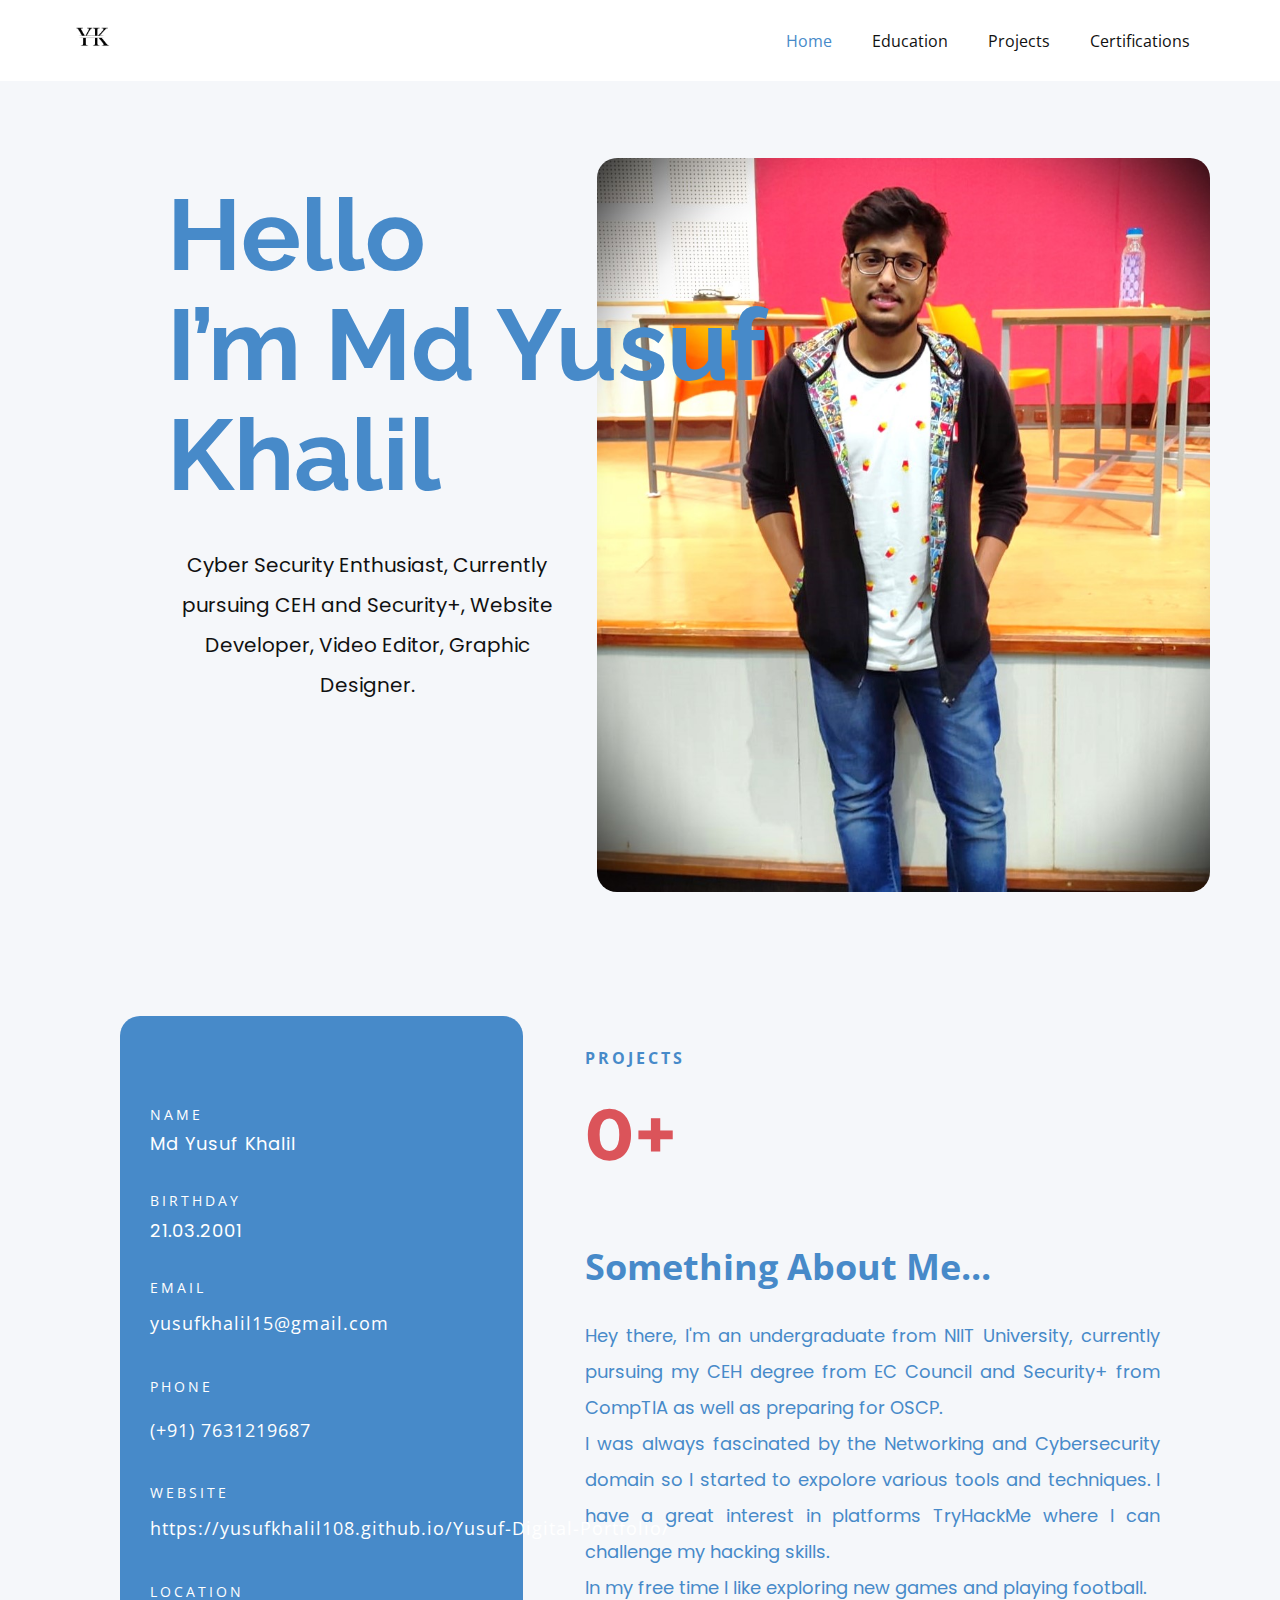
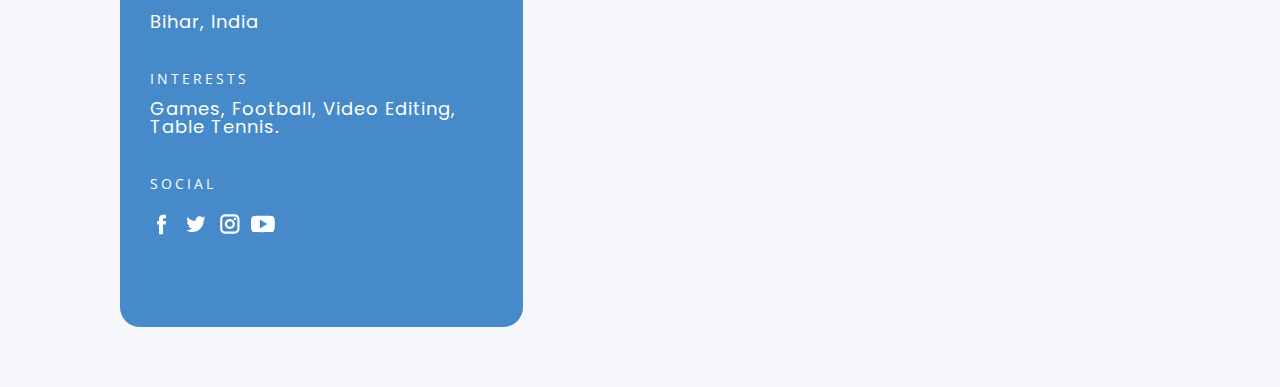
<file: index.html>
<!DOCTYPE html>
<html style="font-size: 16px;">
<head>
    <meta name="viewport" content="width=device-width, initial-scale=1.0">
    <meta charset="utf-8">
    <meta name="keywords" content="Hello
I’m Bertie Norton, Nam ultrices ultrices nec tortor pulvinar esteras loremips est, Experiences, Our Portfolio, Nam ultrices ultrices nec tortor pulvinar esteras loremips est orem., Follow us, Contact us">
    <meta name="description" content="">
    <meta name="page_type" content="np-template-header-footer-from-plugin">
    <title>Home</title>
    <link rel="stylesheet" href="nicepage.css" media="screen">
<link rel="stylesheet" href="Home.css" media="screen">
    <script class="u-script" type="text/javascript" src="jquery.js" defer=""></script>
    <script class="u-script" type="text/javascript" src="nicepage.js" defer=""></script>
    <meta name="generator" content="Nicepage 3.21.0, nicepage.com">
    <link id="u-theme-google-font" rel="stylesheet" href="https://fonts.googleapis.com/css?family=Roboto:100,100i,300,300i,400,400i,500,500i,700,700i,900,900i|Open+Sans:300,300i,400,400i,600,600i,700,700i,800,800i">
    <link id="u-page-google-font" rel="stylesheet" href="https://fonts.googleapis.com/css?family=Raleway:100,100i,200,200i,300,300i,400,400i,500,500i,600,600i,700,700i,800,800i,900,900i|Open+Sans:300,300i,400,400i,600,600i,700,700i,800,800i|Montserrat:100,100i,200,200i,300,300i,400,400i,500,500i,600,600i,700,700i,800,800i,900,900i|Poppins:100,100i,200,200i,300,300i,400,400i,500,500i,600,600i,700,700i,800,800i,900,900i">
    
    <script type="application/ld+json">{
		"@context": "http://schema.org",
		"@type": "Organization",
		"name": "",
		"logo": "images/logoyk_Final.png"
}</script>
    <meta name="theme-color" content="#478ac9">
    <meta property="og:title" content="Home">
    <meta property="og:type" content="website">
  </head>
  <body class="u-body u-overlap"><header class="u-clearfix u-header u-sticky u-white u-header" id="sec-23e6"><div class="u-clearfix u-sheet u-sheet-1">
        <a href="Home.html" data-page-id="53923164" class="u-image u-logo u-image-1" data-image-width="500" data-image-height="500" title="Home">
          <img src="images/logoyk_Final.png" class="u-logo-image u-logo-image-1">
        </a>
        <nav class="u-menu u-menu-dropdown u-offcanvas u-menu-1">
          <div class="menu-collapse" style="font-size: 1rem; letter-spacing: 0px;">
            <a class="u-button-style u-custom-left-right-menu-spacing u-custom-padding-bottom u-custom-top-bottom-menu-spacing u-nav-link u-text-active-palette-1-base u-text-hover-palette-2-base" href="#">
              <svg><use xmlns:xlink="http://www.w3.org/1999/xlink" xlink:href="#menu-hamburger"></use></svg>
              <svg version="1.1" xmlns="http://www.w3.org/2000/svg" xmlns:xlink="http://www.w3.org/1999/xlink"><defs><symbol id="menu-hamburger" viewBox="0 0 16 16" style="width: 16px; height: 16px;"><rect y="1" width="16" height="2"></rect><rect y="7" width="16" height="2"></rect><rect y="13" width="16" height="2"></rect>
</symbol>
</defs></svg>
            </a>
          </div>
          <div class="u-custom-menu u-nav-container">
            <ul class="u-nav u-unstyled u-nav-1"><li class="u-nav-item"><a class="u-button-style u-nav-link u-text-active-palette-1-base u-text-hover-palette-2-base" href="Home.html" style="padding: 10px 20px;">Home</a>
</li><li class="u-nav-item"><a class="u-button-style u-nav-link u-text-active-palette-1-base u-text-hover-palette-2-base" href="Education.html" style="padding: 10px 20px;">Education</a>
</li><li class="u-nav-item"><a class="u-button-style u-nav-link u-text-active-palette-1-base u-text-hover-palette-2-base" href="Projects.html" style="padding: 10px 20px;">Projects</a>
</li><li class="u-nav-item"><a class="u-button-style u-nav-link u-text-active-palette-1-base u-text-hover-palette-2-base" href="Certifications.html" style="padding: 10px 20px;">Certifications</a>
</li></ul>
          </div>
          <div class="u-custom-menu u-nav-container-collapse">
            <div class="u-black u-container-style u-inner-container-layout u-opacity u-opacity-95 u-sidenav">
              <div class="u-sidenav-overflow">
                <div class="u-menu-close"></div>
                <ul class="u-align-center u-nav u-popupmenu-items u-unstyled u-nav-2"><li class="u-nav-item"><a class="u-button-style u-nav-link" href="Home.html" style="padding: 10px 20px;">Home</a>
</li><li class="u-nav-item"><a class="u-button-style u-nav-link" href="Education.html" style="padding: 10px 20px;">Education</a>
</li><li class="u-nav-item"><a class="u-button-style u-nav-link" href="Projects.html" style="padding: 10px 20px;">Projects</a>
</li><li class="u-nav-item"><a class="u-button-style u-nav-link" href="Certifications.html" style="padding: 10px 20px;">Certifications</a>
</li></ul>
              </div>
            </div>
            <div class="u-black u-menu-overlay u-opacity u-opacity-70"></div>
          </div>
        </nav>
      </div></header>
    <section class="u-clearfix u-palette-5-light-3 u-section-1" id="carousel_6174">
      <div class="u-clearfix u-sheet u-sheet-1">
        <img class="u-expanded-width-sm u-expanded-width-xs u-image u-image-round u-radius-20 u-image-1" src="images/Md Yusuf Khalil.jpeg" alt="" data-image-width="1080" data-image-height="1080">
        <div class="u-container-style u-expanded-width-sm u-expanded-width-xs u-group u-group-1">
          <div class="u-container-layout u-valign-middle-lg u-valign-top-xs u-container-layout-1">
            <h2 class="u-align-left u-custom-font u-font-raleway u-text u-text-palette-1-base u-text-1">Hello <br>I’m Md Yusuf Khalil
            </h2>
            <p class="u-align-center u-custom-font u-hidden-xs u-text u-text-2">Cyber Security Enthusiast, Currently pursuing CEH and Security+, Website Developer, Video Editor, Graphic Designer.</p>
          </div>
        </div>
      </div>
    </section>
    <section class="u-align-center u-clearfix u-palette-5-light-3 u-section-2" id="sec-f08b">
      <div class="u-clearfix u-sheet u-valign-middle-sm u-valign-middle-xs u-sheet-1">
        <div class="u-container-style u-expanded-width-sm u-expanded-width-xs u-group u-palette-1-base u-radius-20 u-shape-round u-group-1">
          <div class="u-container-layout u-valign-middle u-container-layout-1">
            <h6 class="u-custom-font u-font-open-sans u-text u-text-1">name</h6>
            <p class="u-custom-font u-text u-text-2">Md Yusuf Khalil</p>
            <h6 class="u-custom-font u-font-open-sans u-text u-text-3">Birthday</h6>
            <p class="u-custom-font u-text u-text-4">21.03.2001</p>
            <h6 class="u-custom-font u-font-open-sans u-text u-text-5">Email</h6>
            <a href="https://nicepage.com/k/membership-website-templates" class="u-border-1 u-border-active-palette-2-base u-border-hover-palette-2-base u-btn u-button-style u-none u-text-active-palette-2-base u-text-body-alt-color u-text-hover-palette-2-base u-btn-1">yusufkhalil15@gmail.com</a>
            <h6 class="u-custom-font u-font-open-sans u-text u-text-6">Phone</h6>
            <a href="tel:+987987654321" class="u-border-1 u-border-active-palette-2-base u-border-hover-palette-2-base u-btn u-button-style u-none u-text-active-palette-2-base u-text-body-alt-color u-text-hover-palette-2-base u-btn-2">(+91) 7631219687</a>
            <h6 class="u-custom-font u-font-open-sans u-text u-text-7">Website</h6>
            <a href="https://yusufkhalil108.github.io/Yusuf-Digital-Portfolio/" class="u-border-1 u-border-active-palette-2-base u-border-hover-palette-2-base u-btn u-button-style u-none u-text-active-palette-2-base u-text-body-alt-color u-text-hover-palette-2-base u-btn-3">https://yusufkhalil108.github.io/Yusuf-Digital-Portfolio/</a>
            <h6 class="u-custom-font u-font-open-sans u-text u-text-8">location</h6>
            <p class="u-custom-font u-text u-text-9">Bihar, India</p>
            <h6 class="u-custom-font u-font-open-sans u-text u-text-10">Interests</h6>
            <p class="u-custom-font u-text u-text-11">Games, Football, Video Editing, Table Tennis.</p>
            <h6 class="u-custom-font u-font-open-sans u-text u-text-12">Social</h6>
            <div class="u-social-icons u-spacing-10 u-social-icons-1">
              <a class="u-social-url" title="facebook" target="_blank" href="https://facebook.com/name"><span class="u-icon u-icon-circle u-social-facebook u-social-icon u-text-white"><svg class="u-svg-link" preserveAspectRatio="xMidYMin slice" viewBox="0 0 112 112" style=""><use xmlns:xlink="http://www.w3.org/1999/xlink" xlink:href="#svg-4113"></use></svg><svg class="u-svg-content" viewBox="0 0 112 112" x="0" y="0" id="svg-4113"><path fill="currentColor" d="M75.5,28.8H65.4c-1.5,0-4,0.9-4,4.3v9.4h13.9l-1.5,15.8H61.4v45.1H42.8V58.3h-8.8V42.4h8.8V32.2
c0-7.4,3.4-18.8,18.8-18.8h13.8v15.4H75.5z"></path></svg></span>
              </a>
              <a class="u-social-url" title="twitter" target="_blank" href="https://twitter.com/name"><span class="u-icon u-icon-circle u-social-icon u-social-twitter u-text-white"><svg class="u-svg-link" preserveAspectRatio="xMidYMin slice" viewBox="0 0 112 112" style=""><use xmlns:xlink="http://www.w3.org/1999/xlink" xlink:href="#svg-3c2e"></use></svg><svg class="u-svg-content" viewBox="0 0 112 112" x="0" y="0" id="svg-3c2e"><path fill="currentColor" d="M92.2,38.2c0,0.8,0,1.6,0,2.3c0,24.3-18.6,52.4-52.6,52.4c-10.6,0.1-20.2-2.9-28.5-8.2
	c1.4,0.2,2.9,0.2,4.4,0.2c8.7,0,16.7-2.9,23-7.9c-8.1-0.2-14.9-5.5-17.3-12.8c1.1,0.2,2.4,0.2,3.4,0.2c1.6,0,3.3-0.2,4.8-0.7
	c-8.4-1.6-14.9-9.2-14.9-18c0-0.2,0-0.2,0-0.2c2.5,1.4,5.4,2.2,8.4,2.3c-5-3.3-8.3-8.9-8.3-15.4c0-3.4,1-6.5,2.5-9.2
	c9.1,11.1,22.7,18.5,38,19.2c-0.2-1.4-0.4-2.8-0.4-4.3c0.1-10,8.3-18.2,18.5-18.2c5.4,0,10.1,2.2,13.5,5.7c4.3-0.8,8.1-2.3,11.7-4.5
	c-1.4,4.3-4.3,7.9-8.1,10.1c3.7-0.4,7.3-1.4,10.6-2.9C98.9,32.3,95.7,35.5,92.2,38.2z"></path></svg></span>
              </a>
              <a class="u-social-url" title="instagram" target="_blank" href="https://instagram.com/name"><span class="u-icon u-icon-circle u-social-icon u-social-instagram u-text-white"><svg class="u-svg-link" preserveAspectRatio="xMidYMin slice" viewBox="0 0 112 112" style=""><use xmlns:xlink="http://www.w3.org/1999/xlink" xlink:href="#svg-a922"></use></svg><svg class="u-svg-content" viewBox="0 0 112 112" x="0" y="0" id="svg-a922"><path fill="currentColor" d="M55.9,32.9c-12.8,0-23.2,10.4-23.2,23.2s10.4,23.2,23.2,23.2s23.2-10.4,23.2-23.2S68.7,32.9,55.9,32.9z
	 M55.9,69.4c-7.4,0-13.3-6-13.3-13.3c-0.1-7.4,6-13.3,13.3-13.3s13.3,6,13.3,13.3C69.3,63.5,63.3,69.4,55.9,69.4z"></path><path fill="#FFFFFF" d="M79.7,26.8c-3,0-5.4,2.5-5.4,5.4s2.5,5.4,5.4,5.4c3,0,5.4-2.5,5.4-5.4S82.7,26.8,79.7,26.8z"></path><path fill="currentColor" d="M78.2,11H33.5C21,11,10.8,21.3,10.8,33.7v44.7c0,12.6,10.2,22.8,22.7,22.8h44.7c12.6,0,22.7-10.2,22.7-22.7
	V33.7C100.8,21.1,90.6,11,78.2,11z M91,78.4c0,7.1-5.8,12.8-12.8,12.8H33.5c-7.1,0-12.8-5.8-12.8-12.8V33.7
	c0-7.1,5.8-12.8,12.8-12.8h44.7c7.1,0,12.8,5.8,12.8,12.8V78.4z"></path></svg></span>
              </a>
              <a class="u-social-url" target="_blank" title="Custom" href="#"><span class="u-icon u-icon-circle u-social-custom u-social-icon u-text-white u-icon-4"><svg class="u-svg-link" preserveAspectRatio="xMidYMin slice" viewBox="0 0 512 512" style=""><use xmlns:xlink="http://www.w3.org/1999/xlink" xlink:href="#svg-a7cd"></use></svg><svg class="u-svg-content" viewBox="0 0 512 512" x="0px" y="0px" id="svg-a7cd" style="enable-background:new 0 0 512 512;"><g><g><path d="M490.24,113.92c-13.888-24.704-28.96-29.248-59.648-30.976C399.936,80.864,322.848,80,256.064,80    c-66.912,0-144.032,0.864-174.656,2.912c-30.624,1.76-45.728,6.272-59.744,31.008C7.36,138.592,0,181.088,0,255.904    C0,255.968,0,256,0,256c0,0.064,0,0.096,0,0.096v0.064c0,74.496,7.36,117.312,21.664,141.728    c14.016,24.704,29.088,29.184,59.712,31.264C112.032,430.944,189.152,432,256.064,432c66.784,0,143.872-1.056,174.56-2.816    c30.688-2.08,45.76-6.56,59.648-31.264C504.704,373.504,512,330.688,512,256.192c0,0,0-0.096,0-0.16c0,0,0-0.064,0-0.096    C512,181.088,504.704,138.592,490.24,113.92z M192,352V160l160,96L192,352z"></path>
</g>
</g></svg></span>
              </a>
            </div>
          </div>
        </div>
        <div class="u-expanded-width-sm u-expanded-width-xs u-list u-list-1">
          <div class="u-repeater u-repeater-1">
            <div class="u-align-left u-container-style u-list-item u-repeater-item u-shape-rectangle">
              <div class="u-container-layout u-similar-container u-valign-middle-lg u-valign-middle-md u-valign-middle-sm u-valign-middle-xl u-container-layout-2">
                <p class="u-text u-text-palette-1-base u-text-13">Projects</p>
                <h3 class="u-custom-font u-font-montserrat u-text u-text-palette-2-base u-text-14" data-animation-name="counter" data-animation-event="scroll" data-animation-duration="3000">5+</h3>
              </div>
            </div>
          </div>
        </div>
        <div class="u-container-style u-expanded-width-sm u-expanded-width-xs u-group u-group-2">
          <div class="u-container-layout u-container-layout-4">
            <h2 class="u-align-left u-custom-font u-font-open-sans u-text u-text-palette-1-base u-text-17">Something About Me...</h2>
            <p class="u-align-justify u-custom-font u-text u-text-palette-1-base u-text-18">
              <span style="font-size: 1.125rem;">Hey there, I'm an undergraduate from NIIT University,
                currently pursuing my CEH degree from EC Council and
                Security+ from CompTIA as well as preparing for OSCP.<br>
                I was always fascinated by the Networking and Cybersecurity domain so I started to expolore various tools and techniques. I have a great interest in platforms TryHackMe where I can challenge my hacking skills.<br> In my free time I like exploring
                new games and playing football.
              </span>
              <br>
            </p>
</g>
</g><g><g><path d="M432,352v96H80v-96H16v128c0,17.696,14.336,32,32,32h416c17.696,0,32-14.304,32-32V352H432z"></path>
</g>
</g></svg><img></span>
            </a>
          </div>
        </div>
      </div>
    </section>
    <style class="u-overlap-style">.u-overlap:not(.u-sticky-scroll) .u-header {
background-color: #ffffff !important
}</style>
    
    
    
    
 <span style="height: 64px; width: 64px; margin-left: 0px; margin-right: auto; margin-top: 0px; background-image: none; right: 20px; bottom: 20px" class="u-back-to-top u-icon u-icon-circle u-opacity u-opacity-85 u-palette-1-base u-spacing-15" data-href="#">
        <svg class="u-svg-link" preserveAspectRatio="xMidYMin slice" viewBox="0 0 551.13 551.13"><use xmlns:xlink="http://www.w3.org/1999/xlink" xlink:href="#svg-1d98"></use></svg>
        <svg class="u-svg-content" enable-background="new 0 0 551.13 551.13" viewBox="0 0 551.13 551.13" xmlns="http://www.w3.org/2000/svg" id="svg-1d98"><path d="m275.565 189.451 223.897 223.897h51.668l-275.565-275.565-275.565 275.565h51.668z"></path></svg>
    </span>
  </body>
</html>
</file>
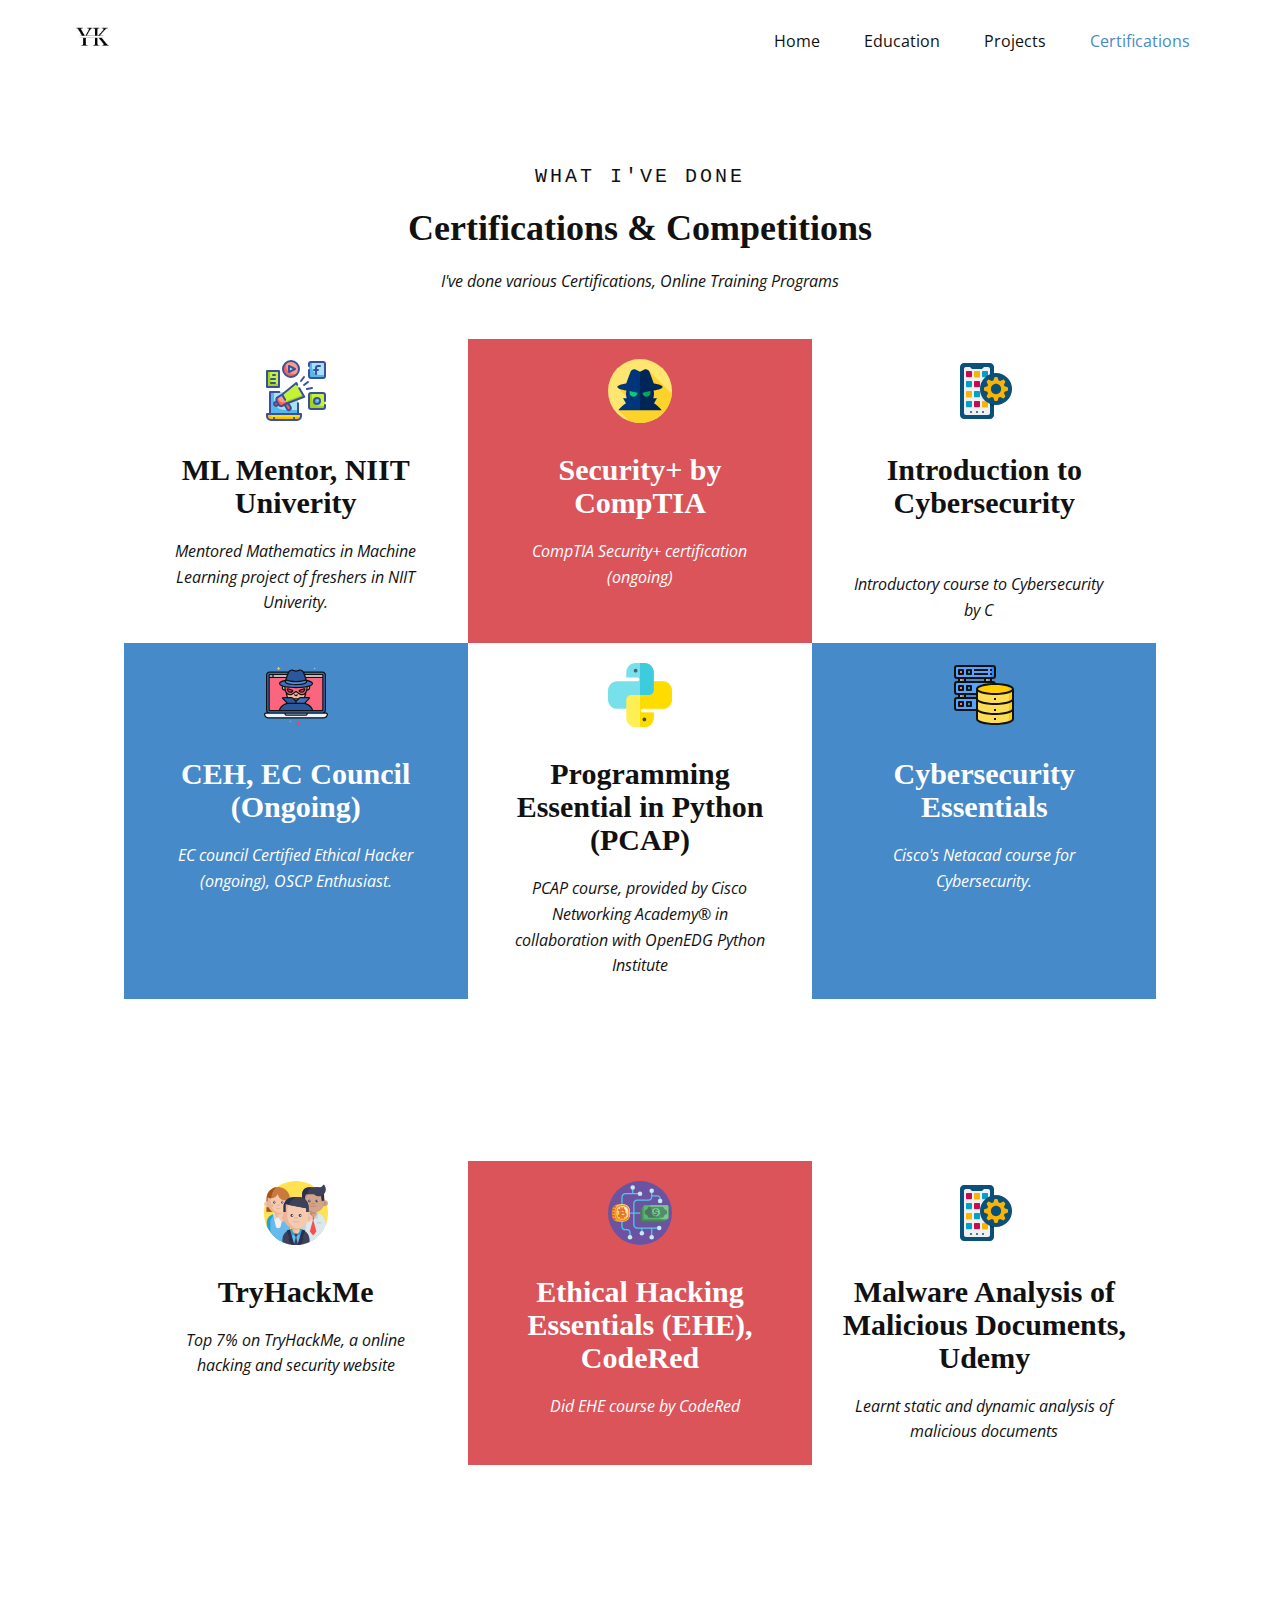
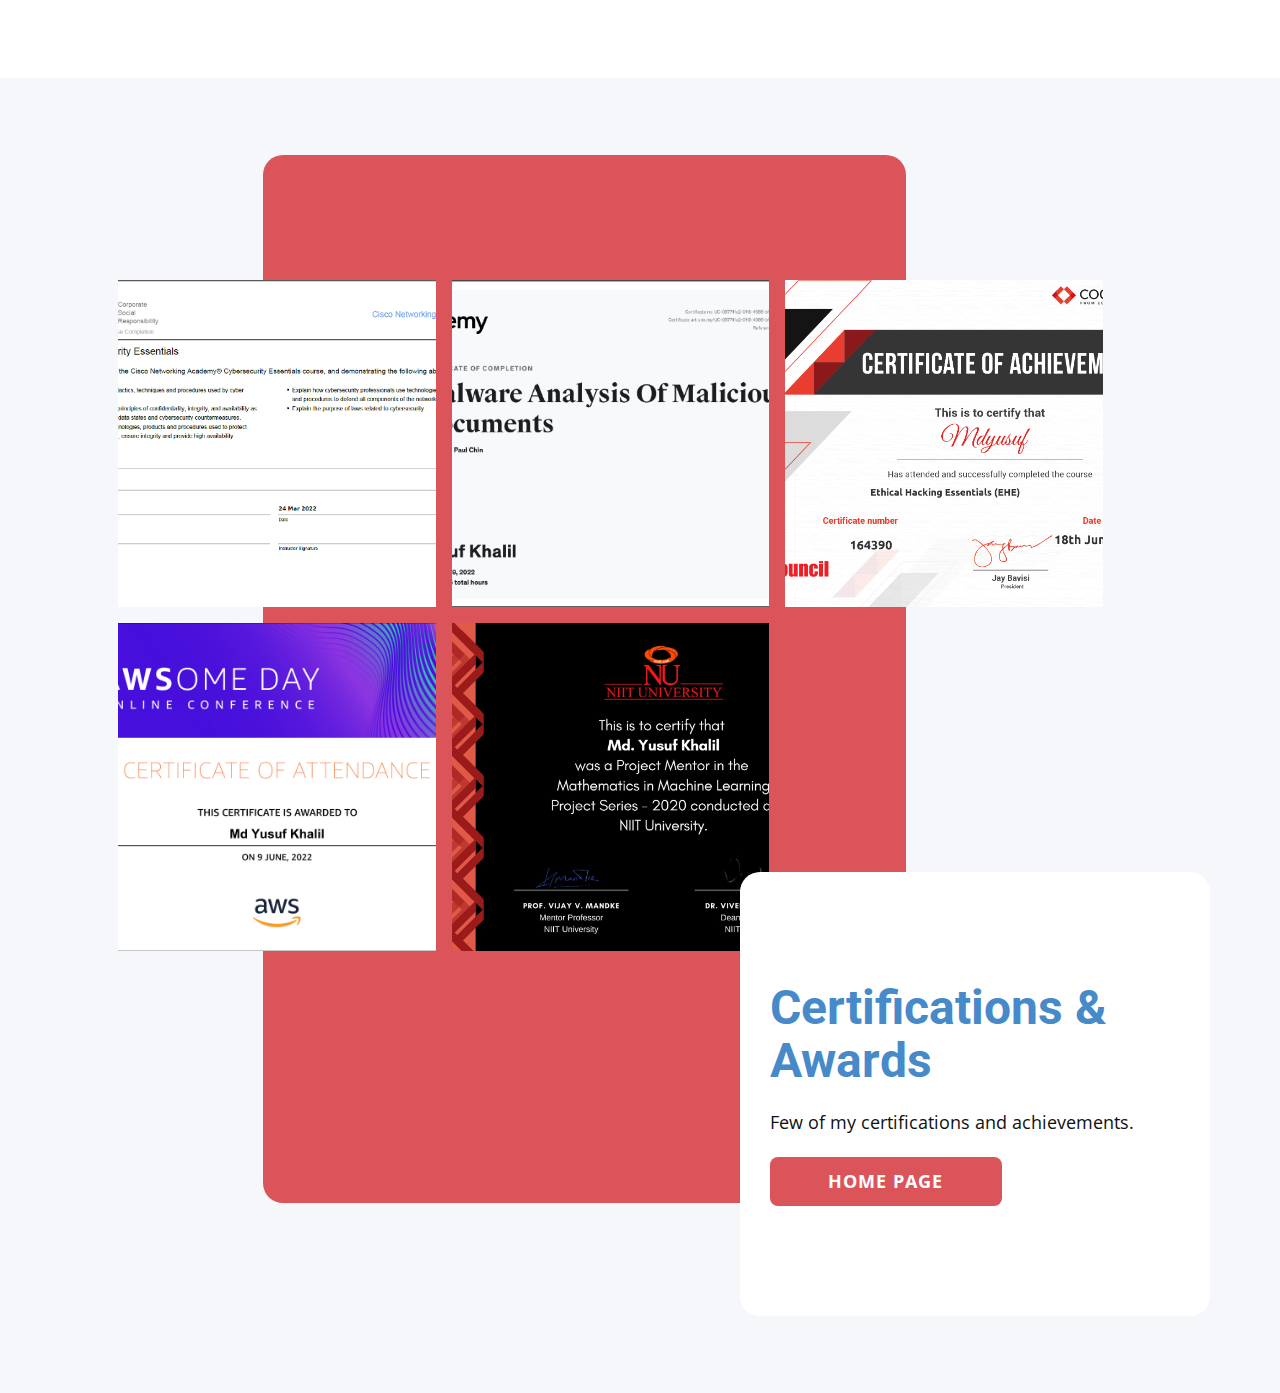
<file: Certifications.html>
<!DOCTYPE html>
<html style="font-size: 16px;">

<head>
  <meta name="viewport" content="width=device-width, initial-scale=1.0">
  <meta charset="utf-8">
  <meta name="keywords"
    content="Certifications &amp; Competitions, Fundamentals of Digital Marketing, Google, Introduction to Ethical Hacking, Udemy, Flutter Development, Udemy, CEH, EC Council(Ongoing), JP Morgan And Chase Co. (Virtual Intern), Deloitte (Virtual Intern)">
  <meta name="description" content="">
  <meta name="page_type" content="np-template-header-footer-from-plugin">
  <title>Certifications</title>
  <link rel="stylesheet" href="nicepage.css" media="screen">
  <link rel="stylesheet" href="Certifications.css" media="screen">
  <script class="u-script" type="text/javascript" src="jquery.js" defer=""></script>
  <script class="u-script" type="text/javascript" src="nicepage.js" defer=""></script>
  <meta name="generator" content="Nicepage 3.21.0, nicepage.com">
  <link id="u-theme-google-font" rel="stylesheet"
    href="https://fonts.googleapis.com/css?family=Roboto:100,100i,300,300i,400,400i,500,500i,700,700i,900,900i|Open+Sans:300,300i,400,400i,600,600i,700,700i,800,800i">







  <script type="application/ld+json">{
		"@context": "http://schema.org",
		"@type": "Organization",
		"name": "",
		"logo": "images/logoyk_Final.png"
}</script>
  <meta name="theme-color" content="#478ac9">
  <meta property="og:title" content="Certifications">
  <meta property="og:type" content="website">
</head>

<body class="u-body u-overlap">
  <header class="u-clearfix u-header u-sticky u-white u-header" id="sec-23e6">
    <div class="u-clearfix u-sheet u-sheet-1">
      <a href="Home.html" data-page-id="53923164" class="u-image u-logo u-image-1" data-image-width="500"
        data-image-height="500" title="Home">
        <img src="images/logoyk_Final.png" class="u-logo-image u-logo-image-1">
      </a>
      <nav class="u-menu u-menu-dropdown u-offcanvas u-menu-1">
        <div class="menu-collapse" style="font-size: 1rem; letter-spacing: 0px;">
          <a class="u-button-style u-custom-left-right-menu-spacing u-custom-padding-bottom u-custom-top-bottom-menu-spacing u-nav-link u-text-active-palette-1-base u-text-hover-palette-2-base"
            href="#">
            <svg>
              <use xmlns:xlink="http://www.w3.org/1999/xlink" xlink:href="#menu-hamburger"></use>
            </svg>
            <svg version="1.1" xmlns="http://www.w3.org/2000/svg" xmlns:xlink="http://www.w3.org/1999/xlink">
              <defs>
                <symbol id="menu-hamburger" viewBox="0 0 16 16" style="width: 16px; height: 16px;">
                  <rect y="1" width="16" height="2"></rect>
                  <rect y="7" width="16" height="2"></rect>
                  <rect y="13" width="16" height="2"></rect>
                </symbol>
              </defs>
            </svg>
          </a>
        </div>
        <div class="u-custom-menu u-nav-container">
          <ul class="u-nav u-unstyled u-nav-1">
            <li class="u-nav-item"><a
                class="u-button-style u-nav-link u-text-active-palette-1-base u-text-hover-palette-2-base"
                href="Home.html" style="padding: 10px 20px;">Home</a>
            </li>
            <li class="u-nav-item"><a
                class="u-button-style u-nav-link u-text-active-palette-1-base u-text-hover-palette-2-base"
                href="Education.html" style="padding: 10px 20px;">Education</a>
            </li>
            <li class="u-nav-item"><a
                class="u-button-style u-nav-link u-text-active-palette-1-base u-text-hover-palette-2-base"
                href="Projects.html" style="padding: 10px 20px;">Projects</a>
            </li>
            <li class="u-nav-item"><a
                class="u-button-style u-nav-link u-text-active-palette-1-base u-text-hover-palette-2-base"
                href="Certifications.html" style="padding: 10px 20px;">Certifications</a>
            </li>
          </ul>
        </div>
        <div class="u-custom-menu u-nav-container-collapse">
          <div class="u-black u-container-style u-inner-container-layout u-opacity u-opacity-95 u-sidenav">
            <div class="u-sidenav-overflow">
              <div class="u-menu-close"></div>
              <ul class="u-align-center u-nav u-popupmenu-items u-unstyled u-nav-2">
                <li class="u-nav-item"><a class="u-button-style u-nav-link" href="Home.html"
                    style="padding: 10px 20px;">Home</a>
                </li>
                <li class="u-nav-item"><a class="u-button-style u-nav-link" href="Education.html"
                    style="padding: 10px 20px;">Education</a>
                </li>
                <li class="u-nav-item"><a class="u-button-style u-nav-link" href="Projects.html"
                    style="padding: 10px 20px;">Projects</a>
                </li>
                <li class="u-nav-item"><a class="u-button-style u-nav-link" href="Certifications.html"
                    style="padding: 10px 20px;">Certifications</a>
                </li>
              </ul>
            </div>
          </div>
          <div class="u-black u-menu-overlay u-opacity u-opacity-70"></div>
        </div>
      </nav>
    </div>
  </header>
  <section class="u-align-center u-clearfix u-section-1" id="sec-ae86">
    <div class="u-clearfix u-sheet u-sheet-1">
      <h5 class="u-custom-font u-font-courier-new u-text u-text-1">What I've Done</h5>
      <h2 class="u-custom-font u-text u-text-2">Certifications &amp; Competitions</h2>
      <p class="u-text u-text-3">I've done various Certifications, Online Training Programs</p>
      <div class="u-clearfix u-expanded-width-md u-expanded-width-sm u-expanded-width-xs u-layout-wrap u-layout-wrap-1">
        <div class="u-layout">
          <div class="u-layout-col">
            <div class="u-size-30 u-size-60-md">
              <div class="u-layout-row">
                <div
                  class="u-align-center u-container-style u-layout-cell u-left-cell u-size-20 u-size-20-md u-layout-cell-1">
                  <div class="u-container-layout u-valign-top u-container-layout-1"><span
                      class="u-icon u-icon-circle u-icon-1"><svg class="u-svg-link" preserveAspectRatio="xMidYMin slice"
                        viewBox="0 0 64 64" style="">
                        <use xmlns:xlink="http://www.w3.org/1999/xlink" xlink:href="#svg-404b"></use>
                      </svg><svg class="u-svg-content" viewBox="0 0 64 64" id="svg-404b">
                        <g id="Fill_Outline">
                          <path d="m6 33h28v22h-28z" fill="#aae1f9"></path>
                          <path d="m3 55h34a0 0 0 0 1 0 0v2a4 4 0 0 1 -4 4h-26a4 4 0 0 1 -4-4v-2a0 0 0 0 1 0 0z"
                            fill="#f9e109"></path>
                          <path d="m10 41v-8h-4v22h28v-4h-14a10 10 0 0 1 -10-10z" fill="#57b7eb"></path>
                          <path d="m9 58a3 3 0 0 1 -3-3h-3v2a4 4 0 0 0 4 4h26a4 4 0 0 0 3.86-3z" fill="#fcbc04"></path>
                          <rect fill="#c4f236" height="16" rx="2" width="16" x="45" y="34"></rect>
                          <circle cx="53" cy="42" fill="#57b7eb" r="3"></circle>
                          <path d="m48 39v-5h-1a2 2 0 0 0 -2 2v12a2 2 0 0 0 2 2h12a2 2 0 0 0 2-2v-1h-5a8 8 0 0 1 -8-8z"
                            fill="#a1d51c"></path>
                          <circle cx="54" cy="41" fill="#aae1f9" r="1"></circle>
                          <path d="m3 12h12v16h-12z" fill="#c4f236"></path>
                          <circle cx="27" cy="10" fill="#f89c8d" r="8"></circle>
                          <path d="m25 13v-6l6 3z" fill="#aae1f9"></path>
                          <path
                            d="m30 15a8 8 0 0 1 -8-8 7.9 7.9 0 0 1 1.05-3.95 8 8 0 1 0 10.95 10.95 7.9 7.9 0 0 1 -4 1z"
                            fill="#f8664f"></path>
                          <rect fill="#aae1f9" height="16" rx="2" width="16" x="45" y="3"></rect>
                          <path d="m48 8v-5h-1a2 2 0 0 0 -2 2v12a2 2 0 0 0 2 2h12a2 2 0 0 0 2-2v-1h-5a8 8 0 0 1 -8-8z"
                            fill="#57b7eb"></path>
                          <path d="m6 19v-7h-3v16h12v-3h-3a6 6 0 0 1 -6-6z" fill="#a1d51c"></path>
                          <path d="m21.29 41.49h4a0 0 0 0 1 0 0v8a2 2 0 0 1 -2 2 2 2 0 0 1 -2-2v-8a0 0 0 0 1 0 0z"
                            fill="#f8664f" transform="matrix(.866 -.5 .5 .866 -20.12 17.88)"></path>
                          <path d="m25.06 45.55-2.53-4.39-3.47 2 2.37 4.1 1.73-1z" fill="#cc5144"></path>
                          <path d="m40.25 37.86-17.09 6.4-5-8.66 14.09-11.6z" fill="#c4f236"></path>
                          <path d="m16.2 36.93h5a0 0 0 0 1 0 0v10a0 0 0 0 1 0 0h-5a3 3 0 0 1 -3-3v-4a3 3 0 0 1 3-3z"
                            fill="#f89c8d" transform="matrix(.866 -.5 .5 .866 -18.66 14.22)"></path>
                          <path d="m12 42.93h2a0 0 0 0 1 0 0v4a0 0 0 0 1 0 0h-2a2 2 0 0 1 -2-2 2 2 0 0 1 2-2z"
                            fill="#cc5144" transform="matrix(.866 -.5 .5 .866 -20.86 12.02)"></path>
                          <path d="m24.32 41.2a2.09 2.09 0 0 0 -.3.14l-1.91 1.1 1.05 1.82 17.09-6.4-1.25-2.16z"
                            fill="#a1d51c"></path>
                          <path
                            d="m21.56 42.76a5 5 0 0 1 -7.46-4.82l-.27.16a3 3 0 0 0 -1.1 4.1l2 3.46a3 3 0 0 0 4.1 1.1l4.33-2.5-1.05-1.82z"
                            fill="#f8664f"></path>
                          <g fill="#39519d">
                            <path
                              d="m37 54h-2v-9.8a1 1 0 0 0 -2 0v9.8h-26v-20h8.32a1 1 0 0 0 0-2h-9.32a1 1 0 0 0 -1 1v21h-2a1 1 0 0 0 -1 1v2a5 5 0 0 0 5 5h26a5 5 0 0 0 5-5v-2a1 1 0 0 0 -1-1zm-1 3a3 3 0 0 1 -3 3h-2v-1a1 1 0 0 0 -2 0v1h-18v-1a1 1 0 0 0 -2 0v1h-2a3 3 0 0 1 -3-3v-1h32z">
                            </path>
                            <path
                              d="m54 8h2a1 1 0 0 0 0-2h-2a3 3 0 0 0 -3 3v1h-1a1 1 0 0 0 0 2h1v3a1 1 0 0 0 2 0v-3h1a1 1 0 0 0 0-2h-1v-1a1 1 0 0 1 1-1z">
                            </path>
                            <path
                              d="m59 2h-12a3 3 0 0 0 -3 3v2a1 1 0 0 0 2 0v-2a1 1 0 0 1 1-1h12a1 1 0 0 1 1 1v12a1 1 0 0 1 -1 1h-12a1 1 0 0 1 -1-1v-6a1 1 0 0 0 -2 0v6a3 3 0 0 0 3 3h12a3 3 0 0 0 3-3v-12a3 3 0 0 0 -3-3z">
                            </path>
                            <path d="m49 42a4 4 0 1 0 4-4 4 4 0 0 0 -4 4zm6 0a2 2 0 1 1 -2-2 2 2 0 0 1 2 2z"></path>
                            <path
                              d="m59 33h-12a3 3 0 0 0 -3 3v12a3 3 0 0 0 3 3h12a3 3 0 0 0 3-3v-2a1 1 0 0 0 -2 0v2a1 1 0 0 1 -1 1h-12a1 1 0 0 1 -1-1v-12a1 1 0 0 1 1-1h12a1 1 0 0 1 1 1v6a1 1 0 0 0 2 0v-6a3 3 0 0 0 -3-3z">
                            </path>
                            <path
                              d="m24.47 13.85a1 1 0 0 0 .53.15 1 1 0 0 0 .45-.11l6-3a1 1 0 0 0 0-1.78l-6-3a1 1 0 0 0 -1.45.89v6a1 1 0 0 0 .47.85zm1.53-5.23 2.76 1.38-2.76 1.38z">
                            </path>
                            <path d="m27 19a9 9 0 1 0 -9-9 9 9 0 0 0 9 9zm0-16a7 7 0 1 1 -7 7 7 7 0 0 1 7-7z"></path>
                            <path
                              d="m37 23a1 1 0 0 0 .8-.4l3-4a1 1 0 0 0 -1.6-1.2l-3 4a1 1 0 0 0 .2 1.4 1 1 0 0 0 .6.2z">
                            </path>
                            <path
                              d="m39.2 26.6a1 1 0 0 0 .8.4 1 1 0 0 0 .6-.2l4-3a1 1 0 1 0 -1.2-1.6l-4 3a1 1 0 0 0 -.2 1.4z">
                            </path>
                            <path d="m49 28.8a1 1 0 0 0 -1.2-.8l-5 1a1 1 0 0 0 .2 2h.2l5-1a1 1 0 0 0 .8-1.2z"></path>
                            <path
                              d="m3 29h12a1 1 0 0 0 1-1v-16a1 1 0 0 0 -1-1h-12a1 1 0 0 0 -1 1v16a1 1 0 0 0 1 1zm1-16h10v14h-10z">
                            </path>
                            <path d="m11 15h-2a1 1 0 0 0 0 2h2a1 1 0 0 0 0-2z"></path>
                            <path d="m11 19h-4a1 1 0 0 0 0 2h4a1 1 0 0 0 0-2z"></path>
                            <path d="m11 23h-4a1 1 0 0 0 0 2h4a1 1 0 0 0 0-2z"></path>
                            <path
                              d="m36.12 28.7a1 1 0 0 0 -1.74 1l4.41 7.63-16 6s0 0-.07 0h-.08l-2.6 1.5-1.73 1a2 2 0 0 1 -1.52.2 2 2 0 0 1 -1.21-.93l-2-3.46a2 2 0 0 1 .75-2.64l3.46-2 2.5 4.33a1 1 0 0 0 .87.5 1 1 0 0 0 .87-1.5l-2.58-4.46 12.55-10.35.41.71a1 1 0 1 0 1.74-1l-1-1.73a1 1 0 0 0 -.69-.48 1 1 0 0 0 -.82.21l-14 11.54-4.26 2.46a4 4 0 0 0 -1.84 4.53l-1 .57a3 3 0 0 0 .72 5.5 3 3 0 0 0 .78.1 3.06 3.06 0 0 0 1.5-.4l1-.57a3.88 3.88 0 0 0 1.75 1.04 3.79 3.79 0 0 0 1.05.14 3.94 3.94 0 0 0 2-.54l.87-.5 2 3.47a3 3 0 0 0 4.09 1.1 3 3 0 0 0 1.1-4.1l-1.82-3.17 15-5.63a1 1 0 0 0 .59-.6 1 1 0 0 0 -.07-.83zm-23.62 17.09a1 1 0 0 1 -.76.1 1 1 0 0 1 -.61-.46 1 1 0 0 1 -.1-.76 1 1 0 0 1 .47-.61l.87-.5 1 1.73zm13.16 2.8a1 1 0 0 1 .1.76 1 1 0 0 1 -.47.6 1 1 0 0 1 -1.36-.36l-2-3.47 1.66-.95h.08z">
                            </path>
                          </g>
                        </g>
                      </svg></span>
                    <h2 class="u-custom-font u-text u-text-4">ML Mentor, NIIT Univerity</h2>
                    <p class="u-text u-text-5">Mentored Mathematics in Machine Learning project of freshers in NIIT
                      Univerity.</p>
                  </div>
                </div>
                <div
                  class="u-align-center u-container-style u-layout-cell u-palette-2-base u-size-20 u-size-20-md u-layout-cell-2">
                  <div class="u-container-layout u-valign-top u-container-layout-2"><span
                      class="u-icon u-icon-circle u-icon-2"><svg class="u-svg-link" preserveAspectRatio="xMidYMin slice"
                        viewBox="0 0 512 512" style="">
                        <use xmlns:xlink="http://www.w3.org/1999/xlink" xlink:href="#svg-7f78"></use>
                      </svg><svg class="u-svg-content" viewBox="0 0 512 512" id="svg-7f78">
                        <g>
                          <g>
                            <g>
                              <g>
                                <g>
                                  <g>
                                    <g>
                                      <g>
                                        <g>
                                          <g>
                                            <g>
                                              <g>
                                                <g>
                                                  <circle cx="256" cy="256" fill="#ffe670" r="256"></circle>
                                                </g>
                                              </g>
                                            </g>
                                          </g>
                                        </g>
                                      </g>
                                    </g>
                                  </g>
                                </g>
                              </g>
                            </g>
                          </g>
                          <path
                            d="m294.032 209.819-215.603 20.179 119.313 119.313-115.162 61.262 86.162 86.162c27.233 9.873 56.615 15.265 87.258 15.265 134.285 0 244.408-103.397 255.13-234.918l-185.859-185.859z"
                            fill="#fcd32b"></path>
                          <g>
                            <path
                              d="m82.58 410.573h173.42l17.228-153.756-17.228-154.313-31.749-17.28c-16.645-9.059-37.453-1.255-44.035 16.515l-34.755 93.831c-42.785 6.406-70.342 16.442-70.342 27.725 0 11.451 28.376 21.617 72.251 28.009-2.174 8.709-3.344 17.815-3.344 27.197 0 12.238 1.991 24.005 5.62 35.028h-29.737l23.915 41.184c-23.839 14.528-44.653 33.528-61.244 55.86z"
                              fill="#00347b"></path>
                            <path
                              d="m436.881 223.296c0-11.283-27.557-21.319-70.342-27.725l-34.755-93.831c-6.582-17.771-27.391-25.575-44.035-16.515l-31.749 17.279v308.069h173.42c-16.591-22.332-37.406-41.332-61.244-55.86l23.915-41.184h-29.737c3.629-11.023 5.62-22.79 5.62-35.028 0-9.382-1.17-18.488-3.343-27.197 43.874-6.391 72.25-16.557 72.25-28.008z"
                              fill="#002659"></path>
                            <g>
                              <g>
                                <path
                                  d="m236.033 269.639c0 17.51-14.194 31.704-31.704 31.704s-31.704-14.194-31.704-31.704v-14.476z"
                                  fill="#0acb72"></path>
                                <path
                                  d="m275.967 269.639c0 17.51 14.194 31.704 31.704 31.704s31.704-14.194 31.704-31.704v-14.476z"
                                  fill="#02aa56"></path>
                              </g>
                            </g>
                          </g>
                        </g>
                      </svg></span>
                    <h2 class="u-custom-font u-text u-text-6">Security+ by CompTIA</h2>
                    <p class="u-text u-text-7">CompTIA Security+ certification (ongoing)</p>
                  </div>
                </div>
                <div
                  class="u-align-center u-container-style u-layout-cell u-right-cell u-size-20 u-size-20-md u-layout-cell-3">
                  <div class="u-container-layout u-valign-top u-container-layout-3"><span
                      class="u-icon u-icon-circle u-icon-3"><svg class="u-svg-link" preserveAspectRatio="xMidYMin slice"
                        viewBox="0 0 64 64" style="">
                        <use xmlns:xlink="http://www.w3.org/1999/xlink" xlink:href="#svg-7b03"></use>
                      </svg><svg class="u-svg-content" viewBox="0 0 64 64" id="svg-7b03">
                        <g id="Icons">
                          <g>
                            <g>
                              <g>
                                <g>
                                  <g>
                                    <path
                                      d="m38 60h-26c-2.209 0-4-1.791-4-4v-48c0-2.209 1.791-4 4-4h26c2.209 0 4 1.791 4 4v48c0 2.209-1.791 4-4 4z"
                                      fill="#0a5078"></path>
                                  </g>
                                </g>
                              </g>
                            </g>
                            <g>
                              <g>
                                <g>
                                  <g>
                                    <path d="m42 15.138c-7.89.986-14 7.704-14 15.862s6.11 14.876 14 15.862z"
                                      fill="#00325a"></path>
                                  </g>
                                </g>
                              </g>
                            </g>
                            <g>
                              <g>
                                <g>
                                  <g>
                                    <path
                                      d="m32 8-1.707 1.707c-.188.188-.442.293-.707.293h-9.172c-.265 0-.52-.105-.707-.293l-1.707-1.707h-4c-1.105 0-2 .895-2 2v44c0 1.105.895 2 2 2h22c1.105 0 2-.895 2-2v-44c0-1.105-.895-2-2-2z"
                                      fill="#f0f0f0"></path>
                                  </g>
                                </g>
                              </g>
                            </g>
                            <path d="m38 16.178c-5.863 2.371-10 8.109-10 14.822s4.137 12.451 10 14.822z" fill="#d2d2d2">
                            </path>
                            <g>
                              <g>
                                <g>
                                  <g>
                                    <g>
                                      <path
                                        d="m19 19h-4c-.552 0-1-.448-1-1v-4c0-.552.448-1 1-1h4c.552 0 1 .448 1 1v4c0 .552-.448 1-1 1z"
                                        fill="#d2d2d2"></path>
                                    </g>
                                  </g>
                                </g>
                              </g>
                              <g>
                                <g>
                                  <g>
                                    <g>
                                      <path
                                        d="m27 19h-4c-.552 0-1-.448-1-1v-4c0-.552.448-1 1-1h4c.552 0 1 .448 1 1v4c0 .552-.448 1-1 1z"
                                        fill="#d2d2d2"></path>
                                    </g>
                                  </g>
                                </g>
                              </g>
                              <g>
                                <g>
                                  <g>
                                    <g>
                                      <path
                                        d="m35 19h-4c-.552 0-1-.448-1-1v-4c0-.552.448-1 1-1h4c.552 0 1 .448 1 1v4c0 .552-.448 1-1 1z"
                                        fill="#d2d2d2"></path>
                                    </g>
                                  </g>
                                </g>
                              </g>
                              <g>
                                <g>
                                  <g>
                                    <g>
                                      <path
                                        d="m19 29h-4c-.552 0-1-.448-1-1v-4c0-.552.448-1 1-1h4c.552 0 1 .448 1 1v4c0 .552-.448 1-1 1z"
                                        fill="#d2d2d2"></path>
                                    </g>
                                  </g>
                                </g>
                              </g>
                              <g>
                                <g>
                                  <g>
                                    <g>
                                      <path
                                        d="m27 29h-4c-.552 0-1-.448-1-1v-4c0-.552.448-1 1-1h4c.552 0 1 .448 1 1v4c0 .552-.448 1-1 1z"
                                        fill="#d2d2d2"></path>
                                    </g>
                                  </g>
                                </g>
                              </g>
                              <g>
                                <g>
                                  <g>
                                    <g>
                                      <path
                                        d="m19 39h-4c-.552 0-1-.448-1-1v-4c0-.552.448-1 1-1h4c.552 0 1 .448 1 1v4c0 .552-.448 1-1 1z"
                                        fill="#d2d2d2"></path>
                                    </g>
                                  </g>
                                </g>
                              </g>
                              <g>
                                <g>
                                  <g>
                                    <g>
                                      <path
                                        d="m27 39h-4c-.552 0-1-.448-1-1v-4c0-.552.448-1 1-1h4c.552 0 1 .448 1 1v4c0 .552-.448 1-1 1z"
                                        fill="#d2d2d2"></path>
                                    </g>
                                  </g>
                                </g>
                              </g>
                              <g>
                                <g>
                                  <g>
                                    <g>
                                      <path
                                        d="m19 49h-4c-.552 0-1-.448-1-1v-4c0-.552.448-1 1-1h4c.552 0 1 .448 1 1v4c0 .552-.448 1-1 1z"
                                        fill="#d2d2d2"></path>
                                    </g>
                                  </g>
                                </g>
                              </g>
                              <g>
                                <g>
                                  <g>
                                    <g>
                                      <path
                                        d="m27 49h-4c-.552 0-1-.448-1-1v-4c0-.552.448-1 1-1h4c.552 0 1 .448 1 1v4c0 .552-.448 1-1 1z"
                                        fill="#d2d2d2"></path>
                                    </g>
                                  </g>
                                </g>
                              </g>
                              <g>
                                <g>
                                  <g>
                                    <g>
                                      <path
                                        d="m35 49h-4c-.552 0-1-.448-1-1v-4c0-.552.448-1 1-1h4c.552 0 1 .448 1 1v4c0 .552-.448 1-1 1z"
                                        fill="#d2d2d2"></path>
                                    </g>
                                  </g>
                                </g>
                              </g>
                            </g>
                            <g>
                              <g>
                                <g>
                                  <g>
                                    <path
                                      d="m19 18h-4c-.552 0-1-.448-1-1v-4c0-.552.448-1 1-1h4c.552 0 1 .448 1 1v4c0 .552-.448 1-1 1z"
                                      fill="#c80a50"></path>
                                  </g>
                                </g>
                              </g>
                            </g>
                            <g>
                              <g>
                                <g>
                                  <g>
                                    <path
                                      d="m27 18h-4c-.552 0-1-.448-1-1v-4c0-.552.448-1 1-1h4c.552 0 1 .448 1 1v4c0 .552-.448 1-1 1z"
                                      fill="#fab400"></path>
                                  </g>
                                </g>
                              </g>
                            </g>
                            <g>
                              <g>
                                <g>
                                  <g>
                                    <path
                                      d="m35 18h-4c-.552 0-1-.448-1-1v-4c0-.552.448-1 1-1h4c.552 0 1 .448 1 1v4c0 .552-.448 1-1 1z"
                                      fill="#00a0c8"></path>
                                  </g>
                                </g>
                              </g>
                            </g>
                            <g>
                              <g>
                                <g>
                                  <g>
                                    <path
                                      d="m19 28h-4c-.552 0-1-.448-1-1v-4c0-.552.448-1 1-1h4c.552 0 1 .448 1 1v4c0 .552-.448 1-1 1z"
                                      fill="#00a0c8"></path>
                                  </g>
                                </g>
                              </g>
                            </g>
                            <g>
                              <g>
                                <g>
                                  <g>
                                    <path
                                      d="m27 28h-4c-.552 0-1-.448-1-1v-4c0-.552.448-1 1-1h4c.552 0 1 .448 1 1v4c0 .552-.448 1-1 1z"
                                      fill="#c80a50"></path>
                                  </g>
                                </g>
                              </g>
                            </g>
                            <g>
                              <g>
                                <g>
                                  <g>
                                    <path
                                      d="m19 38h-4c-.552 0-1-.448-1-1v-4c0-.552.448-1 1-1h4c.552 0 1 .448 1 1v4c0 .552-.448 1-1 1z"
                                      fill="#fab400"></path>
                                  </g>
                                </g>
                              </g>
                            </g>
                            <g>
                              <g>
                                <g>
                                  <g>
                                    <path
                                      d="m27 38h-4c-.552 0-1-.448-1-1v-4c0-.552.448-1 1-1h4c.552 0 1 .448 1 1v4c0 .552-.448 1-1 1z"
                                      fill="#00a0c8"></path>
                                  </g>
                                </g>
                              </g>
                            </g>
                            <g>
                              <g>
                                <g>
                                  <g>
                                    <path
                                      d="m19 48h-4c-.552 0-1-.448-1-1v-4c0-.552.448-1 1-1h4c.552 0 1 .448 1 1v4c0 .552-.448 1-1 1z"
                                      fill="#00a0c8"></path>
                                  </g>
                                </g>
                              </g>
                            </g>
                            <g>
                              <g>
                                <g>
                                  <g>
                                    <path
                                      d="m27 48h-4c-.552 0-1-.448-1-1v-4c0-.552.448-1 1-1h4c.552 0 1 .448 1 1v4c0 .552-.448 1-1 1z"
                                      fill="#c80a50"></path>
                                  </g>
                                </g>
                              </g>
                            </g>
                            <g>
                              <g>
                                <g>
                                  <g>
                                    <path
                                      d="m35 48h-4c-.552 0-1-.448-1-1v-4c0-.552.448-1 1-1h4c.552 0 1 .448 1 1v4c0 .552-.448 1-1 1z"
                                      fill="#fab400"></path>
                                  </g>
                                </g>
                              </g>
                            </g>
                            <g>
                              <g>
                                <g>
                                  <g>
                                    <circle cx="44" cy="30" fill="#0a5078" r="16"></circle>
                                  </g>
                                </g>
                              </g>
                            </g>
                            <g>
                              <g>
                                <g>
                                  <g>
                                    <path
                                      d="m55.487 28.329-2.88-.96c-.17-.556-.393-1.088-.661-1.593l1.359-2.717c.144-.289.088-.638-.14-.866l-1.357-1.357c-.228-.228-.577-.285-.866-.141l-2.717 1.359c-.505-.269-1.037-.492-1.593-.661l-.96-2.88c-.103-.306-.39-.513-.713-.513h-1.919c-.323 0-.609.207-.711.513l-.96 2.88c-.556.17-1.088.393-1.593.661l-2.717-1.359c-.289-.144-.637-.088-.866.141l-1.357 1.357c-.228.228-.285.577-.14.866l1.359 2.717c-.269.505-.492 1.037-.661 1.593l-2.88.96c-.307.102-.514.389-.514.712v1.919c0 .323.207.609.513.711l2.88.96c.17.556.393 1.088.661 1.593l-1.359 2.717c-.144.289-.088.637.14.866l1.357 1.357c.228.228.577.285.866.14l2.717-1.359c.505.269 1.037.492 1.593.662l.96 2.88c.103.306.39.513.713.513h1.919c.323 0 .609-.207.711-.513l.96-2.88c.556-.17 1.088-.393 1.593-.662l2.717 1.359c.289.144.637.088.866-.14l1.357-1.357c.228-.228.285-.577.14-.866l-1.359-2.717c.269-.505.492-1.037.661-1.593l2.88-.96c.307-.102.514-.389.514-.712v-1.919c0-.322-.207-.609-.513-.711zm-11.487 6.814c-2.84 0-5.143-2.303-5.143-5.143s2.303-5.143 5.143-5.143 5.143 2.303 5.143 5.143-2.303 5.143-5.143 5.143z"
                                      fill="#fab400"></path>
                                  </g>
                                </g>
                              </g>
                            </g>
                            <g>
                              <g>
                                <g>
                                  <g>
                                    <circle cx="25" cy="53" fill="#0a5078" r="1"></circle>
                                  </g>
                                </g>
                              </g>
                            </g>
                            <g>
                              <g>
                                <g>
                                  <g>
                                    <circle cx="31" cy="53" fill="#0a5078" r="1"></circle>
                                  </g>
                                </g>
                              </g>
                            </g>
                            <g>
                              <g>
                                <g>
                                  <g>
                                    <circle cx="19" cy="53" fill="#0a5078" r="1"></circle>
                                  </g>
                                </g>
                              </g>
                            </g>
                          </g>
                        </g>
                      </svg></span>
                    <h2 class="u-custom-font u-text u-text-8">Introduction to Cybersecurity</h2>
                    <p class="u-text u-text-9">Introductory course to Cybersecurity by C</p>
                  </div>
                </div>
              </div>
            </div>
            <div class="u-size-30 u-size-60-md">
              <div class="u-layout-row">
                <div
                  class="u-align-center u-container-style u-layout-cell u-left-cell u-palette-1-base u-size-20 u-size-20-md u-layout-cell-4">
                  <div class="u-container-layout u-valign-top u-container-layout-4"><span
                      class="u-icon u-icon-circle u-icon-4"><svg class="u-svg-link" preserveAspectRatio="xMidYMin slice"
                        viewBox="0 0 256 256" style="">
                        <use xmlns:xlink="http://www.w3.org/1999/xlink" xlink:href="#svg-6337"></use>
                      </svg><svg class="u-svg-content" viewBox="0 0 256 256" id="svg-6337">
                        <g id="Layer_70">
                          <g>
                            <path
                              d="m233.5 36.8h-75.9c.2.4.4.8.6 1.2 4 9.4 7.4 19 10.1 28.8.1.5.3 1 .4 1.5l.1.2c.1.3.1.5.2.7 15.2 3 25 7.7 25 12.9 0 4.8-8.3 9.2-21.5 12.2h.1c-.2 9-2.2 32.3-19.8 32.3-5.9 0-13.6-4.5-21.8-11-1.7-1.3-4-1.3-5.7 0-8.2 6.5-16 11-21.8 11-17.6 0-19.7-23.3-19.8-32.3h.1c-13.2-3-21.5-7.3-21.5-12.2 0-5.2 9.8-9.9 25-12.9.1-.2.1-.5.2-.7l.1-.2c.1-.5.3-1 .4-1.5 2.7-9.8 6.1-19.4 10.1-28.8.2-.4.4-.8.6-1.2h-76.2c-6.6 0-12 5.4-12 12v140 .9c.6 6.1 5.8 10.7 11.9 10.6h211.2c6.1.1 11.3-4.5 11.9-10.6 0-.3 0-.6 0-.9v-140c0-6.7-5.4-12-12-12z"
                              fill="#3a70bf"></path>
                            <path
                              d="m233.5 46.8h-71.8c2.9 7.6 5.1 14.7 6.6 20 .1.5.3 1 .4 1.5l.1.2c.1.3.1.5.2.7 15.2 3 25 7.7 25 12.9 0 4.8-8.3 9.2-21.5 12.2h.1c-.2 9-2.2 32.3-19.8 32.3-5.9 0-13.6-4.5-21.8-11-1.7-1.3-4-1.3-5.7 0-8.2 6.5-16 11-21.8 11-17.6 0-19.7-23.3-19.8-32.3h.1c-13.2-3-21.5-7.3-21.5-12.2 0-5.2 9.8-9.9 25-12.9.1-.2.1-.5.2-.7l.1-.2c.1-.5.3-1 .4-1.5 1.4-5.3 3.7-12.4 6.6-20h-72.1c-1.1 0-2 .9-2 2v140 .2c.2.8 1 1.4 1.9 1.3h211.2c.9.1 1.7-.5 1.9-1.4v-.1-140c0-1.1-.9-2-2-2z"
                              fill="#fc657e"></path>
                            <path d="m233.5 46.8h-71.8c1.4 3.7 2.6 7.2 3.7 10.5h70.1v-8.5c0-1.1-.9-2-2-2z"
                              fill="#edf4fc"></path>
                            <g fill="#f2ba94">
                              <path
                                d="m83.5 94.3c-2.8-.6-5.4-1.3-7.8-2.1-3.5 4.2-2.9 10.5 1.3 14 2.3 1.9 5.2 2.6 8.1 2.1-1-4.6-1.5-9.3-1.6-14z">
                              </path>
                              <path
                                d="m172.4 94.3c0 4.7-.6 9.4-1.6 14 5.4.9 10.6-2.7 11.5-8.1.5-2.9-.3-5.8-2.1-8-2.3.7-4.9 1.5-7.8 2.1z">
                              </path>
                              <path
                                d="m152.7 126.6c-5.9 0-13.6-4.5-21.8-11-1.7-1.3-4-1.3-5.7 0-8.2 6.5-16 11-21.8 11-6.8 0-11.3-3.5-14.3-8.4.8 6.9 2.6 13.6 5.3 20h14.8c2 0 3.8.7 5.3 2.1l13.6 12.4 13.6-12.4c1.4-1.3 3.3-2 5.3-2.1h14.8c2.7-6.4 4.5-13.1 5.3-20-3.1 4.8-7.6 8.4-14.4 8.4z">
                              </path>
                            </g>
                            <path
                              d="m168.9 69.2c.6 2.1 1 4.2 1.2 6.3 0 5.8-18.9 10.5-42.1 10.5s-42.1-4.7-42.1-10.5c.2-2.1.6-4.2 1.2-6.3-15.2 3-25 7.7-25 12.9 0 9.1 29.5 16.5 65.9 16.5s65.9-7.4 65.9-16.5c0-5.2-9.8-9.9-25-12.9z"
                              fill="#3a70bf"></path>
                            <path
                              d="m158.2 38c-3.5-7.8-12.6-11.4-20.4-8-6.2 2.8-13.3 2.8-19.5 0-7.8-3.4-16.9.2-20.4 8-7.4 17.1-12 34.7-12 37.5 0 5.8 18.9 10.5 42.1 10.5s42.1-4.7 42.1-10.5c0-2.9-4.5-20.4-11.9-37.5z"
                              fill="#29589f"></path>
                            <path
                              d="m156.4 161.5c1.8 0 3.6.1 5.3.4l19.2-20.3c.7-.8.7-2-.1-2.8-.4-.3-.8-.5-1.3-.5h-32.6c-2 0-3.8.7-5.3 2.1l-13.6 12.3v8.8z"
                              fill="#3a70bf"></path>
                            <path
                              d="m94.3 161.9c1.8-.2 3.5-.4 5.3-.4h28.4v-8.8l-13.6-12.4c-1.4-1.3-3.3-2-5.3-2.1h-32.6c-1.1 0-2 .9-2 2 0 .5.2 1 .5 1.3z"
                              fill="#29589f"></path>
                            <path
                              d="m128 74.2c-18.9 0-35-3.1-40.3-7.4-.9 2.9-1.5 5.8-1.9 8.7 0 5.8 18.9 10.5 42.1 10.5s42.1-4.7 42.1-10.5c-.4-3-1-5.9-1.9-8.7-5.1 4.3-21.2 7.4-40.1 7.4z"
                              fill="#5290db"></path>
                            <path
                              d="m128 98.6c-17.1 0-32.8-1.6-44.5-4.3.2 9 2.2 32.3 19.8 32.3 5.9 0 13.6-4.5 21.8-11 1.7-1.3 4-1.3 5.7 0 8.2 6.5 16 11 21.8 11 17.6 0 19.6-23.3 19.8-32.3-11.6 2.7-27.3 4.3-44.4 4.3z"
                              fill="#fc657e"></path>
                            <path
                              d="m113.7 109.5-18.3-6.3c-1-.3-2 .2-2.3 1.1-.2.5-.1 1 .1 1.4l2.4 5.1c2.6 5.4 9.1 7.7 14.5 5.1 1-.5 1.9-1.1 2.7-1.9l1.5-1.4c.7-.7.8-1.8.1-2.6-.2-.3-.4-.4-.7-.5z"
                              fill="#ef4460"></path>
                            <path
                              d="m142.3 109.5 18.3-6.3c1-.3 2 .2 2.3 1.1.2.5.1 1-.1 1.4l-2.4 5.1c-2.6 5.4-9.1 7.7-14.5 5.1-1-.5-1.9-1.1-2.7-1.9l-1.5-1.4c-.7-.7-.8-1.8-.1-2.6.2-.3.4-.4.7-.5z"
                              fill="#ef4460"></path>
                            <path
                              d="m248.6 200.2h-241.2c-2.7 0-4.9 2.2-4.9 4.9 0 7.8 6.3 14.1 14.1 14.1h222.8c7.8 0 14.1-6.3 14.1-14.1 0-2.7-2.2-4.8-4.9-4.9z"
                              fill="#edf4fc"></path>
                            <path d="m94.3 46.8h-71.8c-1.1 0-2 .9-2 2v8.5h70.1c1.1-3.3 2.3-6.9 3.7-10.5z"
                              fill="#edf4fc"></path>
                            <path d="m36 46.8h-13.5c-1.1 0-2 .9-2 2v8.5h15.5z" fill="#9be5f9"></path>
                            <path d="m84 200.2v1.7c0 3.7 3 6.8 6.8 6.8h75.4c3.7 0 6.8-3 6.8-6.8v-1.7z" fill="#c7d7e5">
                            </path>
                            <path
                              d="m66.6 21.9c-4-.7-7.1-3.8-7.9-7.7 0-.1-.1-.2-.2-.1-.1 0-.1.1-.1.1-.8 4-3.9 7-7.9 7.7-.1 0-.2.1-.1.2 0 .1.1.1.1.1 4 .7 7.1 3.8 7.9 7.7 0 .1.1.2.2.1.1 0 .1-.1.1-.1.8-4 3.9-7 7.9-7.7.1 0 .2-.1.1-.2 0 0 0-.1-.1-.1z"
                              fill="#f5c84c"></path>
                            <circle cx="105.7" cy="233.6" fill="#87d147" r="3"></circle>
                            <circle cx="88.7" cy="10.6" fill="#ef4460" r="3"></circle>
                            <circle cx="202.7" cy="21.6" fill="#70d6f9" r="3"></circle>
                            <path
                              d="m141.3 237.9h-2.1v-2.1c0-1.5-1.3-2.8-2.8-2.8s-2.8 1.3-2.8 2.8v2.1h-2.1c-1.5 0-2.8 1.3-2.8 2.8s1.3 2.8 2.8 2.8h2.1v2.1c0 1.5 1.3 2.8 2.8 2.8s2.8-1.3 2.8-2.8v-2.1h2.1c1.5 0 2.8-1.3 2.8-2.8s-1.3-2.8-2.8-2.8z"
                              fill="#ef4460"></path>
                            <path d="m195.1 190.2c-5.2-17-20.9-28.7-38.7-28.8h-56.8c-17.8.1-33.5 11.7-38.7 28.8z"
                              fill="#29589f"></path>
                            <path
                              d="m16.6 221.8h222.8c9.2 0 16.6-7.4 16.6-16.6 0-4.1-3.3-7.4-7.4-7.4h-4c2.2-2.5 3.4-5.7 3.4-9v-140c0-8-6.5-14.5-14.5-14.5h-74.5c-4.9-7.2-14.2-9.9-22.2-6.5-5.6 2.5-12 2.5-17.6 0-8-3.4-17.3-.6-22.2 6.5h-74.5c-8 0-14.5 6.5-14.5 14.5v140c0 3.3 1.2 6.5 3.4 9h-4c-4.1 0-7.4 3.3-7.4 7.4 0 9.1 7.4 16.5 16.6 16.6zm84-183.9c3.3-5.8 10.5-8.3 16.6-5.6 6.8 3 14.6 3 21.5 0 6.2-2.6 13.3-.2 16.6 5.6 1.3 2.3 6.5 15.3 10 27.8-5.5 3.1-19.2 6-37.4 6s-31.9-2.9-37.4-6c1.8-5.9 7.4-22.7 10.1-27.8zm-64.6 21.9h51.2c-.7 2.4-1.5 4.9-2.1 7.3-8.6 1.8-25.4 6.2-25.4 15 0 4.5 4.2 8.3 12.4 11.4-2.8 6.3.1 13.7 6.5 16.4 1.5.7 3.1 1 4.8 1 .8 2.8 1.9 5.4 3.3 7.9.7 5.7 2.1 11.4 4.1 16.8h-14.3c-2.5 0-4.5 2-4.5 4.5 0 1.1.4 2.2 1.2 3.1l16.1 17c-14 3.5-25.4 13.8-30.3 27.5h-36v-128h13zm-13-5v-5.5h10.5v5.5zm149.2 17.7c4.5 1.1 20.2 5.5 19.1 10-.8 3.3-8.6 6.3-11.9 7.3-14.8 4.8-35.8 6.3-51.5 6.3-14.1 0-51.2-2-61.8-11.4-.8-.6-1.4-1.6-1.6-2.6 0-4.5 14.7-8.6 19.2-9.6-.5 2.6-.8 4.4.9 6.6 6.3 8 33.1 9.5 43.3 9.5 10.3 0 37-1.5 43.3-9.5 1.8-2.2 1.6-4 1-6.6zm1.7 33.4c.6-3.2.9-6.4 1-9.6 1.5-.4 2.9-.8 4.3-1.2 1.9 3.7.3 8.2-3.4 10.1-.6.3-1.2.5-1.9.7zm-64.7 34.8c1.3 0 2.6.5 3.6 1.4l12.8 11.7v5.2h-26c-1.4 0-3 .1-4.4.2l-17.5-18.5zm-16.2-14.7c11 7.5 23.5-.4 33.7-8.5.8-.6 1.8-.6 2.6 0 10.2 8.1 22.7 16 33.7 8.5-.8 3.3-1.8 6.5-3.1 9.7h-13.1c-2.6 0-5.1 1-7 2.7l-3.3 3.1c-.5-.6-1.2-1-2-1h-13.2c-.8 0-1.5.4-2 1l-3.3-3.1c-1.9-1.7-4.4-2.7-7-2.7h-13c-1.2-3.1-2.3-6.4-3-9.7zm30.9 19.5h8.3l-4.1 3.8zm6.6 8.3 12.8-11.7c1-.9 2.3-1.4 3.6-1.4h31.4l-17.5 18.5c-1.3-.1-3-.2-4.4-.2h-25.9zm22.2-29.7c-8.2 0-19.7-10.3-21.6-11.3-2.4-1.2-5.4-.9-7.5.8-10.9 8.7-17 10.5-20.3 10.5-8.6 0-13.5-7.3-15.6-15.7 0-1.1-1.1-3.7-1.5-11 13 2.6 28.4 3.7 41.9 3.7s28.9-1.1 41.9-3.7c-.4 7.2-1.6 9.9-1.5 10.9-2.3 8.5-7.2 15.8-15.8 15.8zm-70.6-18.2c-3.5-.7-6.1-3.8-6.1-7.4 0-1.2.3-2.3.8-3.4 1.4.4 2.8.8 4.3 1.2.1 3.2.4 6.4 1 9.6zm45.9-22.4c-27.7 0-39.6-6.1-39.6-8 .2-1.6.5-3.3.9-4.9 7.5 3.7 22 6 38.7 6s31.1-2.3 38.7-6c.4 1.6.7 3.2.9 4.9 0 1.9-11.9 8-39.6 8zm-39.2-28.7h-50.3v-5.5h52.2c-.7 1.8-1.3 3.7-1.9 5.5zm10.8 109.2h56.8c15.4.1 29.3 9.5 35.2 23.8h-127.2c5.9-14.3 19.8-23.7 35.2-23.8zm67-3.7 16.1-17c1.7-1.8 1.6-4.6-.2-6.3-.8-.8-1.9-1.2-3.1-1.2h-14.1c2-5.4 3.3-11.1 4.1-16.8 1.4-2.5 2.5-5.2 3.3-7.9 6.9-.1 12.4-5.8 12.3-12.7 0-1.6-.4-3.2-1-4.7 8.3-3.1 12.4-6.9 12.4-11.4 0-8.8-16.8-13.2-25.4-15-.6-2.4-1.4-5-2.1-7.3h64.1v128h-36.1c-4.9-13.9-16.2-24.2-30.3-27.7zm66.4-105.5h-65.8c-.6-1.7-1.2-3.6-1.9-5.5h67.7zm-220-6c0-5.2 4.3-9.5 9.5-9.5h72.1c-.5 1.2-1.3 3.3-2 5h-70.1c-2.5 0-4.5 2-4.5 4.5v140c.1 2.3 2.1 4.1 4.4 4h211.2c2.3.1 4.3-1.7 4.4-4v-140c0-2.5-2-4.5-4.5-4.5h-70.1c-.7-1.7-1.5-3.8-2-5h72.1c5.2 0 9.5 4.3 9.5 9.5v140c-.1 5.1-4.3 9.1-9.4 9h-211.2c-5.1.1-9.3-3.9-9.4-9zm157.4 154c-.4 2-2.2 3.5-4.2 3.5h-75.4c-2.1 0-3.8-1.5-4.2-3.5zm-163 0h74.1c.4 4.8 4.4 8.5 9.2 8.5h75.4c4.8 0 8.8-3.7 9.2-8.5h73.1c1.3 0 2.4 1.1 2.4 2.4 0 6.4-5.2 11.6-11.6 11.6h-222.6c-6.4 0-11.6-5.2-11.6-11.6 0-1.4 1.1-2.4 2.4-2.4z">
                            </path>
                            <path
                              d="m114.5 107.1-18.3-6.3c-2.3-.8-4.7.4-5.5 2.7-.4 1.1-.3 2.2.2 3.3l2.4 5.1c1.8 3.8 5.4 6.6 9.6 7.4 7.8 1.5 12.3-4.2 13.1-4.8 1.7-1.6 1.8-4.4.2-6.1-.4-.7-1-1.1-1.7-1.3zm-10.7 7.1c-2.6-.5-4.8-2.2-6-4.6l-1.7-3.6 15.7 5.4c-2 2.3-5 3.3-8 2.8z">
                            </path>
                            <path
                              d="m159.8 100.8-18.3 6.3c-2.3.8-3.5 3.2-2.7 5.5.2.7.6 1.3 1.1 1.7.4.3 5 6.3 13.1 4.8 4.2-.8 7.7-3.5 9.6-7.4l2.4-5.1c1-2.2.1-4.7-2-5.8-1-.3-2.2-.4-3.2 0zm-1.7 8.9c-1.1 2.4-3.4 4.1-6 4.6-3 .5-6-.5-8-2.8l15.7-5.4z">
                            </path>
                            <path
                              d="m135.2 128.3c.6-1.3 0-2.7-1.2-3.3s-2.7 0-3.3 1.2c-.7 1.5-2.4 2.1-3.9 1.5-.6-.3-1.2-.8-1.5-1.5-.6-1.3-2-1.8-3.3-1.3-1.3.6-1.8 2-1.3 3.3 1.8 4 6.5 5.8 10.5 3.9 1.8-.6 3.2-2 4-3.8z">
                            </path>
                          </g>
                        </g>
                      </svg></span>
                    <h2 class="u-custom-font u-text u-text-10">CEH, EC Council<br>(Ongoing)
                    </h2>
                    <p class="u-text u-text-11">EC council Certified Ethical Hacker<br>(ongoing), OSCP Enthusiast.
                    </p>
                  </div>
                </div>
                <div class="u-align-center u-container-style u-layout-cell u-size-20 u-size-20-md u-layout-cell-5">
                  <div class="u-container-layout u-valign-top u-container-layout-5"><span
                      class="u-icon u-icon-circle u-icon-5"><svg class="u-svg-link" preserveAspectRatio="xMidYMin slice"
                        viewBox="0 0 512 512" style="">
                        <use xmlns:xlink="http://www.w3.org/1999/xlink" xlink:href="#svg-ce5d"></use>
                      </svg><svg class="u-svg-content" viewBox="0 0 512 512" id="svg-ce5d">
                        <path
                          d="m437 146h-91v90h-220v110c0 11.046875 8.953125 20 20 20v71c0 41.421875 33.578125 75 75 75h70c41.421875 0 75-33.578125 75-75v-41h-89.574219c-8.078125 0-15.027343-6.207031-15.410156-14.273438-.40625-8.617187 6.460937-15.726562 14.984375-15.726562h161c41.421875 0 75-33.578125 75-75v-70c0-41.421875-33.578125-75-75-75zm0 0"
                          fill="#feef55"></path>
                        <path
                          d="m437 146h-91v90h-90v276h35c41.421875 0 75-33.578125 75-75v-41h-89.574219c-8.078125 0-15.027343-6.207031-15.410156-14.273438-.40625-8.617187 6.460937-15.726562 14.984375-15.726562h161c41.421875 0 75-33.578125 75-75v-70c0-41.421875-33.578125-75-75-75zm0 0"
                          fill="#fedc00"></path>
                        <path
                          d="m186 256h140c22.089844 0 40-17.910156 40-40v-141c0-41.355469-33.644531-75-75-75h-70c-41.355469 0-75 33.644531-75 75v41h90c8.285156 0 15 6.714844 15 15s-6.714844 15-15 15h-161c-41.355469 0-75 33.644531-75 75v70c0 41.355469 33.644531 75 75 75h71v-70c0-22.089844 17.910156-40 40-40zm0 0"
                          fill="#78e0ea"></path>
                        <path
                          d="m291 0h-35v256h70c22.089844 0 40-17.910156 40-40v-141c0-41.355469-33.644531-75-75-75zm0 0"
                          fill="#3cccdd"></path>
                        <path
                          d="m236 61c0 8.285156-6.714844 15-15 15s-15-6.714844-15-15 6.714844-15 15-15 15 6.714844 15 15zm0 0"
                          fill="#5a5a6e"></path>
                        <path
                          d="m306 451c0 8.285156-6.714844 15-15 15s-15-6.714844-15-15 6.714844-15 15-15 15 6.714844 15 15zm0 0"
                          fill="#46465a"></path>
                      </svg></span>
                    <h2 class="u-custom-font u-text u-text-12">Programming Essential in Python (PCAP)</h2>
                    <p class="u-text u-text-13">PCAP course, provided by Cisco Networking Academy® in collaboration with
                      OpenEDG Python Institute</p>
                  </div>
                </div>
                <div
                  class="u-align-center u-container-style u-layout-cell u-palette-1-base u-right-cell u-size-20 u-size-20-md u-layout-cell-6">
                  <div class="u-container-layout u-valign-top u-container-layout-6"><span
                      class="u-icon u-icon-circle u-icon-6"><svg class="u-svg-link" preserveAspectRatio="xMidYMin slice"
                        viewBox="0 0 64 64" style="">
                        <use xmlns:xlink="http://www.w3.org/1999/xlink" xlink:href="#svg-bb70"></use>
                      </svg><svg class="u-svg-content" viewBox="0 0 64 64" id="svg-bb70">
                        <g id="Layer_34">
                          <g id="database_server">
                            <rect fill="#57a4ff" height="12" rx="2" width="40" x="3" y="19"></rect>
                            <path
                              d="m43 21v8a2.006 2.006 0 0 1 -2 2h-4a2.006 2.006 0 0 0 2-2v-8a2.006 2.006 0 0 0 -2-2h4a2.006 2.006 0 0 1 2 2z"
                              fill="#2488ff"></path>
                            <path d="m33 31h6v4h-6z" fill="#acabb1"></path>
                            <path d="m33 15h6v4h-6z" fill="#acabb1"></path>
                            <path d="m36 15h3v4h-3z" fill="#898890"></path>
                            <path d="m36 31h3v4h-3z" fill="#898890"></path>
                            <rect fill="#57a4ff" height="12" rx="2" width="40" x="3" y="35"></rect>
                            <path
                              d="m43 37v8a2.006 2.006 0 0 1 -2 2h-4a2.006 2.006 0 0 0 2-2v-8a2.006 2.006 0 0 0 -2-2h4a2.006 2.006 0 0 1 2 2z"
                              fill="#2488ff"></path>
                            <path d="m15 39h4v4h-4z" fill="#00b6bd"></path>
                            <path d="m15 23h4v4h-4z" fill="#00b6bd"></path>
                            <rect fill="#57a4ff" height="12" rx="2" width="40" x="3" y="3"></rect>
                            <path
                              d="m43 5v8a2.006 2.006 0 0 1 -2 2h-4a2.006 2.006 0 0 0 2-2v-8a2.006 2.006 0 0 0 -2-2h4a2.006 2.006 0 0 1 2 2z"
                              fill="#2488ff"></path>
                            <path d="m15 7h4v4h-4z" fill="#00b6bd"></path>
                            <path d="m7 31h6v4h-6z" fill="#acabb1"></path>
                            <path d="m7 15h6v4h-6z" fill="#acabb1"></path>
                            <path d="m10 15h3v4h-3z" fill="#898890"></path>
                            <path d="m10 31h3v4h-3z" fill="#898890"></path>
                            <path d="m7 39h4v4h-4z" fill="#ff7956"></path>
                            <path d="m7 23h4v4h-4z" fill="#ff7956"></path>
                            <path d="m7 7h4v4h-4z" fill="#ff7956"></path>
                            <path d="m61 46v10c0 2.76-8.06 5-18 5s-18-2.24-18-5v-10c0 2.76 8.06 5 18 5s18-2.24 18-5z"
                              fill="#ffde55"></path>
                            <path d="m61 36v10c0 2.76-8.06 5-18 5s-18-2.24-18-5v-10c0 2.76 8.06 5 18 5s18-2.24 18-5z"
                              fill="#ffde55"></path>
                            <path d="m61 26v10c0 2.76-8.06 5-18 5s-18-2.24-18-5v-10c0 2.76 8.06 5 18 5s18-2.24 18-5z"
                              fill="#ffde55"></path>
                            <g fill="#ffcd00">
                              <ellipse cx="43" cy="26" rx="18" ry="5"></ellipse>
                              <path
                                d="m61 46v10c0 2.76-8.06 5-18 5-.68 0-1.34-.01-2-.04 9-.27 16-2.39 16-4.96v-6.86c2.5-.86 4-1.95 4-3.14z">
                              </path>
                              <path
                                d="m61 36v10c0 1.19-1.5 2.28-4 3.14a46.109 46.109 0 0 1 -14 1.86c-.68 0-1.34-.01-2-.04 9-.27 16-2.39 16-4.96v-6.86c2.5-.86 4-1.95 4-3.14z">
                              </path>
                              <path
                                d="m61 26v10c0 1.19-1.5 2.28-4 3.14a46.109 46.109 0 0 1 -14 1.86c-.68 0-1.34-.01-2-.04 9-.27 16-2.39 16-4.96v-6.86c2.5-.86 4-1.95 4-3.14z">
                              </path>
                            </g>
                            <path
                              d="m61 26c0 1.19-1.5 2.28-4 3.14a46.109 46.109 0 0 1 -14 1.86c-.68 0-1.34-.01-2-.04 9-.27 16-2.39 16-4.96s-7-4.69-16-4.96c.66-.03 1.32-.04 2-.04 9.94 0 18 2.24 18 5z"
                              fill="#ebbf00"></path>
                            <path
                              d="m57 46v3.14a46.109 46.109 0 0 1 -14 1.86c-.68 0-1.34-.01-2-.04 9-.27 16-2.39 16-4.96z"
                              fill="#ffde55"></path>
                            <path
                              d="m57 36v3.14a46.109 46.109 0 0 1 -14 1.86c-.68 0-1.34-.01-2-.04 9-.27 16-2.39 16-4.96z"
                              fill="#ffde55"></path>
                            <path
                              d="m43.82 20.01a2.986 2.986 0 0 0 -2.82-2.01h-1v-2h1a3.009 3.009 0 0 0 3-3v-8a3.009 3.009 0 0 0 -3-3h-36a3.009 3.009 0 0 0 -3 3v8a3.009 3.009 0 0 0 3 3h1v2h-1a3.009 3.009 0 0 0 -3 3v8a3.009 3.009 0 0 0 3 3h1v2h-1a3.009 3.009 0 0 0 -3 3v8a3.009 3.009 0 0 0 3 3h19v8c0 3.94 9.56 6 19 6s19-2.06 19-6v-30c0-3.83-9.01-5.87-18.18-5.99zm-38.82-6.01a1 1 0 0 1 -1-1v-8a1 1 0 0 1 1-1h36a1 1 0 0 1 1 1v8a1 1 0 0 1 -1 1zm33 2v2h-4v-2zm-6 0v2h-18v-2zm-20 0v2h-4v-2zm12 30h-19a1 1 0 0 1 -1-1v-8a1 1 0 0 1 1-1h19zm-16-12v-2h4v2zm16 0h-10v-2h10zm0-8v4h-19a1 1 0 0 1 -1-1v-8a1 1 0 0 1 1-1h36a.7.7 0 0 1 .14.03c-8.8.25-17.14 2.29-17.14 5.97zm36 30c0 1.36-6 4-17 4s-17-2.64-17-4v-7.18c3.29 2.09 10.16 3.18 17 3.18s13.71-1.09 17-3.18zm0-10c0 1.36-6 4-17 4s-17-2.64-17-4v-7.18c3.29 2.09 10.16 3.18 17 3.18s13.71-1.09 17-3.18zm0-10c0 1.36-6 4-17 4s-17-2.64-17-4v-7.18c3.29 2.09 10.16 3.18 17 3.18s13.71-1.09 17-3.18zm-17-6c-11 0-17-2.64-17-4s6-4 17-4 17 2.64 17 4-6 4-17 4z">
                            </path>
                            <path d="m42 35h2v2h-2z"></path>
                            <path d="m42 46h2v2h-2z"></path>
                            <path d="m42 55h2v2h-2z"></path>
                            <path
                              d="m11 22h-4a1 1 0 0 0 -1 1v4a1 1 0 0 0 1 1h4a1 1 0 0 0 1-1v-4a1 1 0 0 0 -1-1zm-1 4h-2v-2h2z">
                            </path>
                            <path
                              d="m19 22h-4a1 1 0 0 0 -1 1v4a1 1 0 0 0 1 1h4a1 1 0 0 0 1-1v-4a1 1 0 0 0 -1-1zm-1 4h-2v-2h2z">
                            </path>
                            <path
                              d="m11 6h-4a1 1 0 0 0 -1 1v4a1 1 0 0 0 1 1h4a1 1 0 0 0 1-1v-4a1 1 0 0 0 -1-1zm-1 4h-2v-2h2z">
                            </path>
                            <path
                              d="m19 6h-4a1 1 0 0 0 -1 1v4a1 1 0 0 0 1 1h4a1 1 0 0 0 1-1v-4a1 1 0 0 0 -1-1zm-1 4h-2v-2h2z">
                            </path>
                            <path d="m22 6h14v2h-14z"></path>
                            <path d="m38 6h2v2h-2z"></path>
                            <path d="m22 10h14v2h-14z"></path>
                            <path d="m38 10h2v2h-2z"></path>
                            <path
                              d="m11 38h-4a1 1 0 0 0 -1 1v4a1 1 0 0 0 1 1h4a1 1 0 0 0 1-1v-4a1 1 0 0 0 -1-1zm-1 4h-2v-2h2z">
                            </path>
                            <path
                              d="m19 38h-4a1 1 0 0 0 -1 1v4a1 1 0 0 0 1 1h4a1 1 0 0 0 1-1v-4a1 1 0 0 0 -1-1zm-1 4h-2v-2h2z">
                            </path>
                          </g>
                        </g>
                      </svg></span>
                    <h2 class="u-custom-font u-text u-text-14">Cybersecurity Essentials</h2>
                    <p class="u-text u-text-15">Cisco's Netacad course for Cybersecurity.</p>
                  </div>
                </div>
              </div>
            </div>
          </div>
        </div>
      </div>
    </div>
  </section>
  <section class="u-align-center u-clearfix u-section-2" id="sec-6dc5">
    <div class="u-clearfix u-sheet u-valign-middle u-sheet-1">
      <div class="u-clearfix u-expanded-width-md u-expanded-width-sm u-expanded-width-xs u-layout-wrap u-layout-wrap-1">
        <div class="u-layout">
          <div class="u-layout-col">
            <div class="u-size-30 u-size-60-md">
              <div class="u-layout-row">
                <div
                  class="u-align-center u-container-style u-layout-cell u-left-cell u-size-20 u-size-20-md u-layout-cell-1">
                  <div class="u-container-layout u-valign-top u-container-layout-1"><span
                      class="u-icon u-icon-circle u-icon-1"><svg class="u-svg-link" preserveAspectRatio="xMidYMin slice"
                        viewBox="0 0 512 512" style="">
                        <use xmlns:xlink="http://www.w3.org/1999/xlink" xlink:href="#svg-0684"></use>
                      </svg><svg class="u-svg-content" viewBox="0 0 512 512" id="svg-0684">
                        <path
                          d="m512 256c0 37.867188-8.222656 73.8125-22.976562 106.152344-25.222657 55.285156-69.539063 100.015625-124.511719 125.785156-9.957031 4.660156-20.269531 8.703125-30.886719 12.066406-11.941406 3.816406-24.261719 6.75-36.90625 8.765625-.050781.011719-.113281.023438-.167969.023438-6.203125.992187-12.464843 1.753906-18.804687 2.289062-1.351563.113281-2.707032.21875-4.066406.3125-1.914063.125-3.835938.238281-5.769532.324219-3.949218.1875-7.917968.28125-11.910156.28125-4.097656 0-8.160156-.09375-12.203125-.292969-1.828125-.082031-3.660156-.1875-5.488281-.324219-1.367188-.09375-2.726563-.1875-4.085938-.300781-6.488281-.542969-12.914062-1.339843-19.253906-2.363281-3.03125-.492188-6.050781-1.023438-9.039062-1.621094-12.96875-2.570312-25.570313-6.109375-37.742188-10.5625-7.054688-2.570312-13.960938-5.445312-20.710938-8.609375-2.296874-1.078125-4.585937-2.195312-6.855468-3.355469-5.828125-2.945312-11.523438-6.113281-17.082032-9.488281-27.847656-16.863281-52.214843-38.890625-71.796874-64.75-11.753907-15.527343-21.773438-32.433593-29.777344-50.449219-14.117188-31.742187-21.964844-66.894531-21.964844-103.882812 0-141.386719 114.613281-256 256-256s256 114.613281 256 256zm0 0"
                          fill="#ffe152"></path>
                        <path
                          d="m205.929688 332.214844v174.882812c-12.96875-2.570312-25.570313-6.109375-37.742188-10.5625-7.054688-2.570312-13.960938-5.445312-20.710938-8.609375-2.296874-1.078125-4.585937-2.195312-6.855468-3.355469-5.828125-2.945312-11.523438-6.113281-17.082032-9.488281-27.847656-16.863281-52.214843-38.890625-71.796874-64.75-11.753907-15.527343-21.773438-32.433593-29.777344-50.449219v-27.667968c0-32.097656 21.796875-59.109375 51.398437-67.019532 1.085938-.292968 2.171875-.566406 3.28125-.792968 2.933594-.648438 5.953125-1.089844 9.027344-1.339844 1.871094-.144531 3.761719-.230469 5.671875-.230469h45.191406c5.046875 0 9.96875.535157 14.714844 1.570313.269531.050781.542969.113281.8125.175781.796875.179687 1.601562.375 2.382812.585937.023438.011719.042969.011719.0625.019532 7.816407 2.089844 15.078126 5.507812 21.546876 10 18.054687 12.527344 29.875 33.394531 29.875 57.03125zm0 0"
                          fill="#2ba1cf"></path>
                        <path
                          d="m205.929688 332.214844v174.882812c-12.96875-2.570312-25.570313-6.109375-37.742188-10.5625-7.054688-2.570312-13.960938-5.445312-20.710938-8.609375-2.296874-1.078125-4.585937-2.195312-6.855468-3.355469-5.828125-2.945312-11.523438-6.113281-17.082032-9.488281-27.847656-16.863281-52.214843-38.890625-71.796874-64.75v-78.117187c0-32.097656 21.796874-59.109375 51.398437-67.019532 1.089844-.292968 2.175781-.566406 3.28125-.792968 2.9375-.648438 5.957031-1.089844 9.027344-1.339844 1.871093-.144531 3.761719-.230469 5.675781-.230469h15.410156c5.046875 0 9.96875.535157 14.714844 1.570313.269531.050781.542969.113281.8125.175781.796875.179687 1.601562.375 2.382812.585937.023438.011719.042969.011719.0625.019532 7.816407 2.089844 15.078126 5.507812 21.546876 10 18.054687 12.527344 29.875 33.394531 29.875 57.03125zm0 0"
                          fill="#66baed"></path>
                        <path
                          d="m154.679688 264.398438-.164063.785156-20.757813 96.542968c-1.992187 9.277344-10.15625 16.003907-19.640624 16.011719-.058594 0-.113282 0-.167969 0-.0625 0-.121094 0-.183594 0-9.488281-.007812-17.648437-6.734375-19.640625-16.011719l-20.757812-96.535156-.164063-.792968zm0 0"
                          fill="#f2f0ec"></path>
                        <path d="m113.941406 291.238281-31.238281 17.359375-9.5-44.199218 19.410156-11.429688"
                          fill="#d8d5d0"></path>
                        <path d="m113.941406 291.238281 31.238282 17.359375 9.5-44.199218-19.410157-11.429688"
                          fill="#d8d5d0"></path>
                        <path
                          d="m20.675781 246.109375v-104.640625c0-10.632812 1.773438-21.050781 5.273438-30.964844 13.097656-37.265625 48.460937-62.3125 87.996093-62.3125 4.898438 0 9.785157.378906 14.535157 1.128906 21.71875 3.394532 41.648437 14.480469 56.097656 31.21875 14.601563 16.917969 22.644531 38.554688 22.644531 60.929688v104.640625"
                          fill="#cc7a3b"></path>
                        <path
                          d="m59.042969 145.554688c0 37.011718 21.675781 79.832031 33.578125 100.554687h-71.949219v-104.640625c0-10.628906 1.777344-21.046875 5.273437-30.964844 13.019532-37.050781 48.058594-62.023437 87.320313-62.304687-28.675781.714843-54.222656 46.722656-54.222656 97.355469zm0 0"
                          fill="#a35418"></path>
                        <path
                          d="m138.703125 236.105469v30.382812c0 11.121094-7.332031 20.523438-17.433594 23.644531-2.3125.71875-4.777343 1.105469-7.324219 1.105469-13.671874 0-24.75-11.078125-24.75-24.75v-30.382812zm0 0"
                          fill="#eab599"></path>
                        <path
                          d="m138.703125 264.5625v1.925781c0 11.121094-7.332031 20.523438-17.433594 23.644531-9.113281-2.800781-15.964843-10.726562-17.230469-20.421874 1.652344.101562 3.316407.152343 4.984376.152343 4.683593 0 9.277343-.371093 13.746093-1.105469 5.511719-.886718 10.839844-2.304687 15.933594-4.195312zm0 0"
                          fill="#f6caae"></path>
                        <path
                          d="m46.042969 186.316406c0 11.460938-8.371094 20.964844-19.335938 22.726563-1.195312.195312-2.429687.296875-3.6875.296875-12.714843 0-23.019531-10.304688-23.019531-23.023438 0-12.714844 10.304688-23.019531 23.019531-23.019531 1.257813 0 2.492188.101563 3.6875.296875 10.964844 1.761719 19.335938 11.261719 19.335938 22.722656zm0 0"
                          fill="#f6caae"></path>
                        <path
                          d="m46.042969 186.316406c0 11.460938-8.371094 20.964844-19.335938 22.726563-1.988281-7.238281-3.054687-14.859375-3.054687-22.726563 0-7.863281 1.066406-15.484375 3.054687-22.722656 10.964844 1.761719 19.335938 11.261719 19.335938 22.722656zm0 0"
                          fill="#eab599"></path>
                        <path
                          d="m31.25 186.316406c0 4.546875-3.683594 8.230469-8.230469 8.230469-4.542969 0-8.226562-3.683594-8.226562-8.230469 0-4.542968 3.683593-8.226562 8.226562-8.226562 4.546875 0 8.230469 3.683594 8.230469 8.226562zm0 0"
                          fill="#eab599"></path>
                        <path
                          d="m173.058594 156.921875v79.132813c-12.230469 11.675781-27.914063 19.761718-45.363282 22.574218-.136718.023438-.285156.046875-.421874.070313-4.335938.691406-8.785157 1.035156-13.328126 1.035156-47.300781 0-85.648437-38.347656-85.648437-85.648437v-32.617188c0-4.175781.296875-8.285156.875-12.300781 20.378906 14.65625 49.597656 13.207031 68.214844-4.386719 6.164062-5.824219 10.449219-12.757812 12.871093-20.113281 1.347657 12.878906 7.238282 25.414062 17.679688 35.285156 12.429688 11.734375 28.851562 17.394531 45.121094 16.96875zm0 0"
                          fill="#eab599"></path>
                        <path
                          d="m173.058594 156.921875v79.132813c-12.230469 11.675781-27.914063 19.761718-45.363282 22.574218-.136718.023438-.285156.046875-.421874.070313-40.96875-6.402344-72.304688-41.855469-72.304688-84.613281v-32.617188c0-.867188.015625-1.730469.046875-2.589844 15.101563 1.546875 30.789063-3.148437 42.371094-14.101562 6.164062-5.820313 10.449219-12.757813 12.871093-20.109375 1.347657 12.878906 7.238282 25.414062 17.679688 35.285156 12.429688 11.734375 28.851562 17.394531 45.121094 16.96875zm0 0"
                          fill="#f6caae"></path>
                        <path
                          d="m159.949219 166.851562c0-7.859374-6.371094-14.226562-14.226563-14.226562-7.855468 0-14.226562 6.367188-14.226562 14.226562"
                          fill="#eab599"></path>
                        <path
                          d="m96.410156 166.851562c0-7.859374-6.371094-14.226562-14.226562-14.226562-7.855469 0-14.222656 6.367188-14.222656 14.226562"
                          fill="#eab599"></path>
                        <path
                          d="m91.902344 172.90625c0 5.367188-4.351563 9.71875-9.71875 9.71875-5.367188 0-9.714844-4.351562-9.714844-9.71875s4.347656-9.714844 9.714844-9.714844c5.367187 0 9.71875 4.347656 9.71875 9.714844zm0 0"
                          fill="#3d4159"></path>
                        <path
                          d="m155.4375 172.90625c0 5.367188-4.347656 9.71875-9.714844 9.71875-5.367187 0-9.714844-4.351562-9.714844-9.71875s4.347657-9.714844 9.714844-9.714844c5.367188 0 9.714844 4.347656 9.714844 9.714844zm0 0"
                          fill="#3d4159"></path>
                        <path
                          d="m123.671875 197.371094h-19.433594c-2.316406 0-4.191406-1.878906-4.191406-4.191406s1.875-4.191407 4.191406-4.191407h19.433594c2.3125 0 4.1875 1.878907 4.1875 4.191407s-1.875 4.191406-4.1875 4.191406zm0 0"
                          fill="#eab599"></path>
                        <path
                          d="m113.953125 223.890625c-7.171875 0-14.34375-1.796875-20.882813-5.394531-1.84375-1.011719-2.515624-3.328125-1.503906-5.171875 1.015625-1.84375 3.332032-2.515625 5.175782-1.503907 10.777343 5.925782 23.644531 5.925782 34.421874 0 1.84375-1.015624 4.160157-.339843 5.175782 1.503907 1.011718 1.84375.339844 4.160156-1.503906 5.171875-6.539063 3.597656-13.710938 5.394531-20.882813 5.394531zm0 0"
                          fill="#eab599"></path>
                        <path
                          d="m89.921875 171.191406c0 2.300782-1.867187 4.164063-4.164063 4.164063-2.300781 0-4.164062-1.863281-4.164062-4.164063 0-2.300781 1.863281-4.164062 4.164062-4.164062 2.296876 0 4.164063 1.863281 4.164063 4.164062zm0 0"
                          fill="#fff"></path>
                        <path
                          d="m153.933594 171.191406c0 2.300782-1.863282 4.164063-4.160156 4.164063-2.300782 0-4.164063-1.863281-4.164063-4.164063 0-2.300781 1.863281-4.164062 4.164063-4.164062 2.296874 0 4.160156 1.863281 4.160156 4.164062zm0 0"
                          fill="#fff"></path>
                        <path
                          d="m172.25 196.574219c0 5.890625-4.777344 10.667969-10.671875 10.667969-5.890625 0-10.667969-4.777344-10.667969-10.667969 0-5.894531 4.777344-10.671875 10.667969-10.671875 5.894531 0 10.671875 4.777344 10.671875 10.671875zm0 0"
                          fill="#eab599"></path>
                        <path
                          d="m76.988281 196.574219c0 5.890625-4.773437 10.667969-10.667969 10.667969-5.890624 0-10.667968-4.777344-10.667968-10.667969 0-5.894531 4.777344-10.671875 10.667968-10.671875 5.894532 0 10.667969 4.777344 10.667969 10.671875zm0 0"
                          fill="#eab599"></path>
                        <path
                          d="m489.023438 330.105469v32.046875c-25.222657 55.285156-69.539063 100.015625-124.511719 125.785156-9.957031 4.660156-20.269531 8.703125-30.886719 12.066406-11.941406 3.816406-24.261719 6.75-36.90625 8.765625-.050781.011719-.113281.023438-.167969.023438v-178.6875c0-38.085938 29.332031-69.332031 66.65625-72.339844 1.964844-.167969 3.9375-.238281 5.933594-.238281h47.273437c5.589844 0 11.03125.613281 16.257813 1.816406 32.265625 7.375 56.351563 36.269531 56.351563 70.761719zm0 0"
                          fill="#bfd5de"></path>
                        <path
                          d="m489.023438 330.105469v32.046875c-25.222657 55.285156-69.539063 100.015625-124.511719 125.785156-9.957031 4.660156-20.269531 8.703125-30.886719 12.066406v-169.898437c0-40.082031 32.507812-72.578125 72.601562-72.578125h10.195313c40.105469 0 72.601563 32.496094 72.601563 72.578125zm0 0"
                          fill="#dde8ed"></path>
                        <path
                          d="m321.734375 177.464844c0 11.992187-8.757813 21.933594-20.226563 23.777344-1.253906.203124-2.542968.308593-3.859374.308593-13.304688 0-24.085938-10.78125-24.085938-24.085937 0-13.304688 10.78125-24.085938 24.085938-24.085938 1.316406 0 2.605468.105469 3.859374.308594 11.46875 1.847656 20.226563 11.789062 20.226563 23.777344zm0 0"
                          fill="#d3a489"></path>
                        <path d="m412.273438 283.710938-19.488282 31.257812-19.488281-31.257812" fill="#f74f4f"></path>
                        <path d="m419.003906 403.265625-26.21875 33.085937-26.222656-33.085937 26.226562-96.429687zm0 0"
                          fill="#f74f4f"></path>
                        <path
                          d="m321.734375 177.464844c0 11.992187-8.757813 21.933594-20.226563 23.777344-2.082031-7.574219-3.195312-15.546876-3.195312-23.777344 0-8.226563 1.113281-16.199219 3.195312-23.777344 11.46875 1.847656 20.226563 11.789062 20.226563 23.777344zm0 0"
                          fill="#bf8e75"></path>
                        <path
                          d="m306.257812 177.464844c0 4.753906-3.855468 8.609375-8.609374 8.609375-4.753907 0-8.605469-3.855469-8.605469-8.609375s3.851562-8.605469 8.605469-8.605469c4.753906 0 8.609374 3.851563 8.609374 8.605469zm0 0"
                          fill="#bf8e75"></path>
                        <path d="m392.777344 287.238281-32.679688 18.164063-9.941406-46.246094 20.304688-11.960938"
                          fill="#bfd5de"></path>
                        <path d="m392.777344 287.238281 32.683594 18.164063 9.941406-46.246094-20.308594-11.960938"
                          fill="#bfd5de"></path>
                        <path
                          d="m463.828125 177.464844c0 11.992187 8.757813 21.933594 20.226563 23.777344 1.253906.203124 2.542968.308593 3.859374.308593 13.304688 0 24.085938-10.78125 24.085938-24.085937 0-13.304688-10.78125-24.085938-24.085938-24.085938-1.316406 0-2.605468.105469-3.859374.308594-11.46875 1.847656-20.226563 11.789062-20.226563 23.777344zm0 0"
                          fill="#d3a489"></path>
                        <g fill="#bf8e75">
                          <path
                            d="m463.828125 177.464844c0 11.992187 8.757813 21.933594 20.226563 23.777344 2.085937-7.574219 3.195312-15.546876 3.195312-23.777344 0-8.226563-1.109375-16.199219-3.195312-23.777344-11.46875 1.847656-20.226563 11.789062-20.226563 23.777344zm0 0">
                          </path>
                          <path
                            d="m496.523438 177.464844c0 4.753906-3.855469 8.609375-8.609376 8.609375-4.753906 0-8.609374-3.855469-8.609374-8.609375s3.855468-8.605469 8.609374-8.605469c4.753907 0 8.609376 3.851563 8.609376 8.605469zm0 0">
                          </path>
                          <path
                            d="m482.398438 164.664062c0 44.59375-32.578126 81.589844-75.234376 88.457032-4.675781.769531-9.480468 1.15625-14.382812 1.15625-49.496094 0-89.613281-40.117188-89.613281-89.613282 0-23.417968 8.132812-58.574218 22.839843-74.539062 16.375-17.777344 40.695313-15.078125 66.773438-15.078125 4.902344 0 9.703125.390625 14.382812 1.160156 42.65625 6.867188 75.234376 43.859375 75.234376 88.457031zm0 0">
                          </path>
                          <path
                            d="m418.683594 229.558594v31.785156c0 11.636719-7.671875 21.472656-18.242188 24.738281-2.417968.75-4.996094 1.15625-7.664062 1.15625-14.300782 0-25.894532-11.59375-25.894532-25.894531v-31.785156zm0 0">
                          </path>
                        </g>
                        <path
                          d="m418.683594 259.328125v2.015625c0 11.636719-7.671875 21.472656-18.242188 24.738281-9.535156-2.929687-16.703125-11.222656-18.027344-21.367187 1.730469.105468 3.46875.160156 5.21875.160156 4.898438 0 9.703126-.390625 14.382813-1.15625 5.765625-.929688 11.335937-2.410156 16.667969-4.390625zm0 0"
                          fill="#d3a489"></path>
                        <path
                          d="m482.398438 164.664062c0 44.59375-32.578126 81.589844-75.234376 88.457032-42.652343-6.867188-75.230468-43.863282-75.230468-88.457032 0-27.460937 12.351562-52.039062 31.808594-68.480468 12.132812-10.257813 27.035156-17.339844 43.421874-19.980469 39.765626 6.402344 70.785157 39 74.792969 79.523437.292969 2.941407.441407 5.925782.441407 8.9375zm0 0"
                          fill="#d3a489"></path>
                        <path
                          d="m392.785156 208.800781c-7.507812 0-15.007812-1.878906-21.847656-5.640625-1.933594-1.058594-2.636719-3.484375-1.574219-5.414062 1.058594-1.929688 3.484375-2.632813 5.414063-1.570313 11.273437 6.195313 24.738281 6.195313 36.015625 0 1.925781-1.0625 4.351562-.359375 5.410156 1.570313 1.0625 1.929687.359375 4.355468-1.570313 5.414062-6.839843 3.761719-14.347656 5.640625-21.847656 5.640625zm0 0"
                          fill="#bf8e75"></path>
                        <path
                          d="m373.699219 159.449219c0 5.613281-4.550781 10.164062-10.167969 10.164062-5.613281 0-10.164062-4.550781-10.164062-10.164062 0-5.617188 4.550781-10.167969 10.164062-10.167969 5.617188 0 10.167969 4.550781 10.167969 10.167969zm0 0"
                          fill="#3d4159"></path>
                        <path
                          d="m432.199219 159.449219c0 5.613281-4.550781 10.164062-10.164063 10.164062-5.617187 0-10.167968-4.550781-10.167968-10.164062 0-5.617188 4.550781-10.167969 10.167968-10.167969 5.613282 0 10.164063 4.550781 10.164063 10.167969zm0 0"
                          fill="#3d4159"></path>
                        <path
                          d="m371.625 157.652344c0 2.40625-1.949219 4.359375-4.355469 4.359375s-4.355469-1.953125-4.355469-4.359375c0-2.402344 1.949219-4.355469 4.355469-4.355469s4.355469 1.953125 4.355469 4.355469zm0 0"
                          fill="#fff"></path>
                        <path
                          d="m430.625 157.652344c0 2.40625-1.949219 4.359375-4.355469 4.359375s-4.355469-1.953125-4.355469-4.359375c0-2.402344 1.949219-4.355469 4.355469-4.355469s4.355469 1.953125 4.355469 4.355469zm0 0"
                          fill="#fff"></path>
                        <path
                          d="m402.949219 185.042969h-20.332031c-2.421876 0-4.386719-1.964844-4.386719-4.386719s1.964843-4.382812 4.386719-4.382812h20.332031c2.421875 0 4.386719 1.960937 4.386719 4.382812-.003907 2.421875-1.964844 4.386719-4.386719 4.386719zm0 0"
                          fill="#bf8e75"></path>
                        <path d="m422.289062 327.726562h39.066407v11.957032h-39.066407zm0 0" fill="#bfd5de"></path>
                        <path
                          d="m387.539062 49.449219c27.148438 1.9375 48.945313 23.867187 50.324219 51.472656l.257813 5.183594h15.617187l8.410157 55.929687 20.371093-6.304687-2.734375-54.804688c-1.445312-29-25.429687-51.726562-54.453125-51.617187zm0 0"
                          fill="#2a2f4f"></path>
                        <path
                          d="m478.058594 27.816406c21.617187 21.617188 21.617187 56.667969 0 78.285156-21.617188 21.617188-56.667969 21.617188-78.285156 0zm0 0"
                          fill="#3d4159"></path>
                        <path
                          d="m399.773438 106.101562h-67.9375l-8.414063 55.933594-20.371094-6.304687 2.730469-54.808594c1.445312-28.992187 25.429688-51.726563 54.457031-51.617187l98.121094.371093 12.972656 23.347657"
                          fill="#3d4159"></path>
                        <path
                          d="m398.027344 49.449219c-27.148438 1.9375-48.945313 23.867187-50.324219 51.472656l-.257813 5.183594h-15.613281l-8.414062 55.929687-20.371094-6.304687 2.734375-54.804688c1.445312-29 25.429688-51.726562 54.453125-51.617187zm0 0"
                          fill="#2a2f4f"></path>
                        <path
                          d="m364.511719 468.742188v19.195312c-32.945313 15.433594-69.714844 24.0625-108.511719 24.0625s-75.578125-8.628906-108.523438-24.074219v-19.183593c0-37.878907 25.714844-69.738282 60.644532-79.078126 1.277344-.34375 2.5625-.660156 3.867187-.941406 3.46875-.753906 7.03125-1.273437 10.648438-1.566406 2.214843-.179688 4.441406-.273438 6.699219-.273438h53.308593c5.964844 0 11.765625.628907 17.367188 1.839844.324219.0625.648437.136719.960937.210938.941406.21875 1.878906.449218 2.808594.699218.035156.007813.042969.007813.074219.019532 9.21875 2.464844 17.796875 6.5 25.414062 11.796875 21.304688 14.777343 35.242188 39.402343 35.242188 67.292969zm0 0"
                          fill="#3d4159"></path>
                        <path
                          d="m304.054688 388.722656-.199219.929688-26.109375 121.429687c-1.351563.113281-2.707032.21875-4.066406.3125-1.914063.125-3.835938.238281-5.769532.324219-3.949218.1875-7.917968.28125-11.910156.28125-4.097656 0-8.160156-.09375-12.203125-.292969-1.828125-.082031-3.660156-.1875-5.488281-.324219-1.367188-.09375-2.726563-.1875-4.085938-.300781l-26.101562-121.417969-.195313-.941406zm0 0"
                          fill="#66baed"></path>
                        <path d="m277.96875 416.421875-21.976562 35.242187-21.972657-35.242187" fill="#3d4159"></path>
                        <path
                          d="m273.679688 511.394531c-1.914063.125-3.835938.238281-5.769532.324219-3.949218.1875-7.917968.28125-11.910156.28125-4.097656 0-8.160156-.09375-12.203125-.292969-1.828125-.082031-3.660156-.1875-5.488281-.324219l17.691406-68.890624zm0 0"
                          fill="#3d4159"></path>
                        <path d="m255.988281 420.394531-36.855469 20.480469-11.210937-52.144531 22.898437-13.488281"
                          fill="#2ba1cf"></path>
                        <path d="m255.988281 420.394531 36.851563 20.480469 11.210937-52.144531-22.898437-13.488281"
                          fill="#2ba1cf"></path>
                        <path
                          d="m305.445312 459.097656h11.691407l-20.417969 49.671875c-9.445312 1.515625-19.058594 2.507813-28.808594 2.949219l35.871094-122.085938.273438-.910156 25.214843 8.234375zm0 0"
                          fill="#2a2f4f"></path>
                        <path
                          d="m243.796875 511.707031c-9.761719-.449219-19.382813-1.460937-28.828125-2.988281l-20.398438-49.621094h11.691407l-23.832031-62.140625 25.222656-8.234375.273437.910156zm0 0"
                          fill="#2a2f4f"></path>
                        <path
                          d="m285.199219 355.351562v35.839844c0 13.125-8.652344 24.214844-20.570313 27.898438-2.730468.847656-5.636718 1.304687-8.644531 1.304687-16.128906 0-29.199219-13.074219-29.199219-29.203125v-35.839844zm0 0"
                          fill="#eab599"></path>
                        <path
                          d="m285.199219 388.921875v2.273437c0 13.121094-8.652344 24.210938-20.570313 27.898438-10.753906-3.308594-18.839844-12.65625-20.332031-24.097656 1.953125.121094 3.914063.179687 5.882813.179687 5.527343 0 10.945312-.4375 16.21875-1.300781 6.503906-1.046875 12.785156-2.722656 18.800781-4.953125zm0 0"
                          fill="#f6caae"></path>
                        <path
                          d="m175.875 296.609375c0 13.519531-9.878906 24.730469-22.8125 26.8125-1.414062.226563-2.867188.347656-4.347656.347656-15.003906 0-27.164063-12.15625-27.164063-27.160156s12.15625-27.164063 27.164063-27.164063c1.480468 0 2.933594.121094 4.347656.351563 12.933594 2.082031 22.8125 13.292969 22.8125 26.8125zm0 0"
                          fill="#f6caae"></path>
                        <path
                          d="m175.875 296.609375c0 13.519531-9.878906 24.730469-22.8125 26.8125-2.347656-8.542969-3.601562-17.535156-3.601562-26.8125 0-9.28125 1.253906-18.269531 3.601562-26.8125 12.933594 2.082031 22.8125 13.292969 22.8125 26.8125zm0 0"
                          fill="#eab599"></path>
                        <path
                          d="m158.421875 296.609375c0 5.359375-4.347656 9.707031-9.707031 9.707031-5.363282 0-9.707032-4.347656-9.707032-9.707031 0-5.363281 4.34375-9.707031 9.707032-9.707031 5.359375 0 9.707031 4.34375 9.707031 9.707031zm0 0"
                          fill="#eab599"></path>
                        <path
                          d="m336.105469 296.609375c0 13.519531 9.878906 24.730469 22.8125 26.8125 1.410156.226563 2.867187.347656 4.347656.347656 15.003906 0 27.164063-12.15625 27.164063-27.160156s-12.15625-27.164063-27.164063-27.164063c-1.480469 0-2.9375.121094-4.347656.351563-12.933594 2.082031-22.8125 13.292969-22.8125 26.8125zm0 0"
                          fill="#f6caae"></path>
                        <path
                          d="m336.105469 296.609375c0 13.519531 9.878906 24.730469 22.8125 26.8125 2.347656-8.542969 3.601562-17.535156 3.601562-26.8125 0-9.28125-1.253906-18.269531-3.601562-26.8125-12.933594 2.082031-22.8125 13.292969-22.8125 26.8125zm0 0"
                          fill="#eab599"></path>
                        <path
                          d="m357.046875 243.695312v38.480469c0 50.289063-36.738281 92.003907-84.839844 99.746094-.160156.027344-.332031.054687-.492187.082031-5.117188.820313-10.367188 1.222656-15.726563 1.222656-55.808593 0-101.046875-45.242187-101.046875-101.046874v-38.484376c0-11.75 2.003906-23.042968 5.707032-33.535156 13.820312-39.328125 51.292968-67.523437 95.339843-67.523437h.007813c5.351562 0 10.609375.414062 15.734375 1.222656 48.335937 7.550781 85.316406 49.378906 85.316406 99.835937zm0 0"
                          fill="#eab599"></path>
                        <path
                          d="m372.972656 296.609375c0 5.359375-4.34375 9.707031-9.707031 9.707031-5.359375 0-9.707031-4.347656-9.707031-9.707031 0-5.363281 4.347656-9.707031 9.707031-9.707031 5.363281 0 9.707031 4.34375 9.707031 9.707031zm0 0"
                          fill="#eab599"></path>
                        <path
                          d="m357.042969 243.695312v38.480469c0 50.285157-36.734375 92.003907-84.835938 99.746094-.164062.027344-.332031.054687-.496093.082031-48.332032-7.554687-85.304688-49.378906-85.304688-99.828125v-38.480469c0-50.457031 36.980469-92.285156 85.324219-99.835937 48.335937 7.550781 85.3125 49.378906 85.3125 99.835937zm0 0"
                          fill="#f6caae"></path>
                        <path
                          d="m234.46875 276.289062c0 6.332032-5.132812 11.464844-11.460938 11.464844-6.332031 0-11.464843-5.132812-11.464843-11.464844 0-6.328124 5.132812-11.460937 11.464843-11.460937 6.328126 0 11.460938 5.132813 11.460938 11.460937zm0 0"
                          fill="#3d4159"></path>
                        <path
                          d="m300.441406 276.289062c0 6.332032-5.132812 11.464844-11.464844 11.464844-6.332031 0-11.464843-5.132812-11.464843-11.464844 0-6.328124 5.132812-11.460937 11.464843-11.460937 6.332032 0 11.464844 5.132813 11.464844 11.460937zm0 0"
                          fill="#3d4159"></path>
                        <path
                          d="m232.132812 274.269531c0 2.710938-2.199218 4.910157-4.914062 4.910157-2.710938 0-4.910156-2.199219-4.910156-4.910157 0-2.714843 2.199218-4.914062 4.910156-4.914062 2.714844 0 4.914062 2.199219 4.914062 4.914062zm0 0"
                          fill="#fff"></path>
                        <path
                          d="m298.664062 274.269531c0 2.710938-2.199218 4.910157-4.910156 4.910157-2.714844 0-4.914062-2.199219-4.914062-4.910157 0-2.714843 2.199218-4.914062 4.914062-4.914062 2.710938 0 4.910156 2.199219 4.910156 4.914062zm0 0"
                          fill="#fff"></path>
                        <path
                          d="m267.457031 300.660156h-22.929687c-2.730469 0-4.945313-2.214844-4.945313-4.945312 0-2.734375 2.214844-4.945313 4.945313-4.945313h22.929687c2.730469 0 4.945313 2.210938 4.945313 4.945313-.003906 2.730468-2.21875 4.945312-4.945313 4.945312zm0 0"
                          fill="#eab599"></path>
                        <path
                          d="m255.992188 331.945312c-8.460938 0-16.925782-2.121093-24.636719-6.363281-2.175781-1.195312-2.972657-3.929687-1.773438-6.101562 1.195313-2.175781 3.929688-2.96875 6.105469-1.777344 12.714844 6.992187 27.894531 6.992187 40.609375 0 2.175781-1.195313 4.910156-.402344 6.105469 1.777344 1.199218 2.171875.402344 4.90625-1.773438 6.101562-7.714844 4.242188-16.175781 6.363281-24.636718 6.363281zm0 0"
                          fill="#eab599"></path>
                        <path
                          d="m357.046875 208.773438v39.417968h-18.808594v-30.871094l-135.765625-25.226562-28.726562-5.339844v61.4375h-18.808594v-39.421875c0-44.9375 36.421875-81.359375 81.351562-81.359375h39.40625c1.070313 0 2.140626.019532 3.210938.074219 43.433594 1.671875 78.140625 37.421875 78.140625 81.289063zm0 0"
                          fill="#2a2f4f"></path>
                        <path
                          d="m357.046875 208.773438v39.417968h-18.808594v-30.871094l-135.765625-25.226562c7.480469-35.929688 38.652344-63.152344 76.433594-64.609375 43.433594 1.671875 78.140625 37.421875 78.140625 81.289063zm0 0"
                          fill="#3d4159"></path>
                      </svg></span>
                    <h2 class="u-custom-font u-text u-text-1">TryHackMe
                    </h2>
                    <p class="u-text u-text-2">Top 7% on TryHackMe, a online hacking and security website</p>
                  </div>
                </div>
                <div
                  class="u-align-center u-container-style u-layout-cell u-palette-2-base u-size-20 u-size-20-md u-layout-cell-2">
                  <div class="u-container-layout u-valign-top u-container-layout-2"><span
                      class="u-icon u-icon-circle u-icon-2"><svg class="u-svg-link" preserveAspectRatio="xMidYMin slice"
                        viewBox="0 0 512 512" style="">
                        <use xmlns:xlink="http://www.w3.org/1999/xlink" xlink:href="#svg-135f"></use>
                      </svg><svg class="u-svg-content" viewBox="0 0 512 512" id="svg-135f">
                        <g>
                          <circle cx="256" cy="256" fill="#6c53a2" r="256"></circle>
                          <g>
                            <g>
                              <g fill="#4fcae8">
                                <path
                                  d="m111.705 221.791c2.762 0 5-2.239 5-5v-85.511c0-13.585 11.053-24.637 24.638-24.637h114.657c2.762 0 5-2.239 5-5s-2.238-5-5-5h-53.066v-43.823c0-2.761-2.238-5-5-5s-5 2.239-5 5v43.823h-51.591c-19.1 0-34.638 15.538-34.638 34.637v85.511c0 2.761 2.238 5 5 5z">
                                </path>
                                <path
                                  d="m153.168 383.283h-19.113c-9.566 0-17.35-7.783-17.35-17.35v-45.56c0-2.761-2.238-5-5-5s-5 2.239-5 5v45.56c0 15.081 12.269 27.35 27.35 27.35h19.113c9.793 0 17.761 7.967 17.761 17.76v38.984c0 2.761 2.238 5 5 5s5-2.239 5-5v-38.984c0-15.307-12.453-27.76-27.761-27.76z">
                                </path>
                                <path
                                  d="m396.075 114.65h-41.586v-37.418c0-2.761-2.238-5-5-5s-5 2.239-5 5v50.933c0 11.091-9.023 20.114-20.114 20.114h-91.266c-17.209 0-31.21 14.001-31.21 31.21v71.511h-37.023c-2.762 0-5 2.239-5 5s2.238 5 5 5h37.023v88.007c0 17.688 14.391 32.078 32.078 32.078h31.792v36.592c0 2.761 2.238 5 5 5s5-2.239 5-5v-36.592h68.72v68.943c0 2.761 2.238 5 5 5s5-2.239 5-5v-68.943h55.161c2.762 0 5-2.239 5-5s-2.238-5-5-5h-175.672c-12.174 0-22.078-9.904-22.078-22.078v-88.007h66.927c2.762 0 5-2.239 5-5s-2.238-5-5-5h-66.927v-71.511c0-11.695 9.515-21.21 21.21-21.21h91.266c16.605 0 30.114-13.509 30.114-30.114v-3.515h41.586c8.776 0 15.916 7.14 15.916 15.917v18.651c0 2.761 2.238 5 5 5s5-2.239 5-5v-18.651c-.001-14.291-11.627-25.917-25.917-25.917z">
                                </path>
                              </g>
                              <g fill="#cde6f6">
                                <circle cx="197.934" cy="52.82" r="18.007"></circle>
                                <circle cx="349.49" cy="77.232" r="18.007"></circle>
                                <circle cx="256" cy="101.643" r="18.007"></circle>
                                <circle cx="175.929" cy="450.028" r="18.007"></circle>
                                <circle cx="349.49" cy="450.028" r="18.007"></circle>
                                <circle cx="270.77" cy="417.677" r="18.007"></circle>
                                <circle cx="409.65" cy="376.085" r="18.007"></circle>
                                <circle cx="416.992" cy="159.217" r="18.007"></circle>
                              </g>
                            </g>
                            <g>
                              <g>
                                <g>
                                  <path
                                    d="m118.183 186.36h-32.459c-18.714 0-35.229 9.424-45.049 23.787-5.986 8.754-9.49 19.343-9.49 30.747v30.211c0 30.118 24.416 54.534 54.539 54.534h32.459z"
                                    fill="#f39e22"></path>
                                  <g>
                                    <path d="m31.184 248.581h57.504v14.838h-57.504z" fill="#ea792e"></path>
                                    <path d="m31.184 248.581h57.504v5.825h-57.504z" fill="#dd5e26"></path>
                                  </g>
                                  <g>
                                    <path
                                      d="m88.687 272.737v14.834h-54.97c-.925-2.905-1.604-5.916-2.023-9.014-.265-1.908-.429-3.849-.482-5.82z"
                                      fill="#ea792e"></path>
                                    <path d="m88.687 272.737v5.82h-56.993c-.265-1.908-.429-3.849-.482-5.82z"
                                      fill="#dd5e26"></path>
                                  </g>
                                  <g>
                                    <path
                                      d="m102.664 296.888v14.838h-53.327c-3.011-2.693-5.719-5.719-8.065-9.019-1.325-1.855-2.534-3.801-3.618-5.82h65.01z"
                                      fill="#ea792e"></path>
                                    <path d="m102.664 296.888v5.82h-61.392c-1.325-1.855-2.534-3.801-3.618-5.82z"
                                      fill="#dd5e26"></path>
                                  </g>
                                  <g>
                                    <path d="m111.981 321.044v4.596h-26.256c-7.809 0-15.229-1.638-21.945-4.596z"
                                      fill="#ea792e"></path>
                                    <path d="m111.981 321.044v4.596h-26.256c-7.809 0-15.229-1.638-21.945-4.596z"
                                      fill="#dd5e26"></path>
                                  </g>
                                  <g>
                                    <path
                                      d="m88.687 224.43v14.834h-57.48c.092-3.079.434-6.085 1.017-9.014.125-.636.26-1.267.414-1.898l1.079-3.922z"
                                      fill="#ea792e"></path>
                                    <path d="m88.687 224.43v5.82h-56.463c.125-.636.26-1.267.414-1.898l1.079-3.922z"
                                      fill="#dd5e26"></path>
                                  </g>
                                  <g>
                                    <path
                                      d="m103.189 200.274v14.838h-65.54c.92-1.715 1.932-3.372 3.026-4.967.959-1.397 1.98-2.751 3.059-4.052 1.72-2.076 3.594-4.023 5.603-5.82h53.852z"
                                      fill="#ea792e"></path>
                                    <path d="m103.189 200.274v5.82h-59.455c1.72-2.076 3.594-4.023 5.603-5.82z"
                                      fill="#dd5e26"></path>
                                  </g>
                                  <g>
                                    <path
                                      d="m114.404 188.596v2.361h-50.624c6.711-2.958 14.135-4.596 21.945-4.596h13.186c5.381-.001 10.584.78 15.493 2.235z"
                                      fill="#ea792e"></path>
                                  </g>
                                </g>
                                <path
                                  d="m175.929 240.894v30.211c0 4.593-.568 9.052-1.64 13.314-5.94 23.68-27.369 41.22-52.899 41.22h-13.189c-30.123 0-54.539-24.416-54.539-54.534v-30.211c0-11.404 3.503-21.993 9.49-30.747 9.82-14.363 26.335-23.787 45.049-23.787h13.189c30.123 0 54.539 24.416 54.539 54.534z"
                                  fill="#f9c744"></path>
                                <path
                                  d="m175.929 240.894v30.211c0 4.593-.568 9.052-1.64 13.314-8.05 2.749-16.594 4.225-25.445 4.225-42.3 0-77.585-33.71-85.691-78.498 9.82-14.363 26.335-23.787 45.049-23.787h13.189c30.122.001 54.538 24.417 54.538 54.535z"
                                  fill="#fad98f"></path>
                                <path
                                  d="m136.741 212.809c-3.277 2.069-4.257 6.402-2.188 9.679l12.31 19.501c2.069 3.277 6.402 4.257 9.679 2.188 3.277-2.069 4.257-6.402 2.188-9.679l-12.31-19.501c-2.068-3.277-6.402-4.256-9.679-2.188z"
                                  fill="#faefdc"></path>
                                <g>
                                  <path
                                    d="m120.813 192.453h-12.035c-17.076 0-32.146 8.6-41.108 21.706-5.463 7.988-8.659 17.65-8.659 28.057v27.568c0 27.483 22.28 49.763 49.767 49.763h12.035c23.296 0 42.85-16.005 48.271-37.613.978-3.89 1.496-7.958 1.496-12.149v-27.568c0-27.484-22.28-49.764-49.767-49.764zm47.68 76.815c0 4.035-.499 7.951-1.44 11.695-5.217 20.8-24.04 36.206-46.465 36.206h-11.584c-26.459 0-47.905-21.446-47.905-47.901v-26.537c0-10.017 3.077-19.318 8.335-27.007 8.626-12.616 23.132-20.894 39.57-20.894h11.584c26.459 0 47.905 21.446 47.905 47.901z"
                                    fill="#dd5e26"></path>
                                  <path
                                    d="m120.588 194.831h-11.584c-16.438 0-30.944 8.278-39.57 20.894-5.258 7.689-8.335 16.99-8.335 27.007v26.537c0 26.455 21.446 47.901 47.905 47.901h11.584c22.424 0 41.247-15.406 46.465-36.206.941-3.744 1.44-7.66 1.44-11.695v-26.537c0-26.455-21.446-47.901-47.905-47.901zm42.945 73.212c0 3.662-.453 7.216-1.307 10.615-4.735 18.878-21.82 32.862-42.172 32.862h-10.514c-24.015 0-43.48-19.465-43.48-43.476v-24.085c0-9.092 2.793-17.534 7.565-24.512 7.829-11.45 20.995-18.964 35.914-18.964h10.514c24.015 0 43.48 19.465 43.48 43.476z"
                                    fill="#ea792e"></path>
                                </g>
                              </g>
                              <g>
                                <path
                                  d="m134.222 252.987h-.639l2.98-4.402h-.004c1.313-1.784 2.091-3.988 2.091-6.375v-4.824c0-5.953-4.824-10.777-10.777-10.777h-1.323v-12.698c0-2.07-1.678-3.753-3.753-3.753h-3.852c-2.074 0-3.753 1.683-3.753 3.753v12.698h-6.219v-12.698c0-2.07-1.678-3.753-3.753-3.753h-3.852c-2.074 0-3.753 1.683-3.753 3.753v12.698h-14.71c-2.074 0-3.753 1.678-3.753 3.753v3.852c0 2.074 1.678 3.753 3.753 3.753h8.28v36.066h-8.28c-2.074 0-3.753 1.678-3.753 3.753v3.852c0 2.074 1.678 3.753 3.753 3.753h14.71v12.698c0 2.07 1.678 3.753 3.753 3.753h3.852c.189 0 .373-.013.553-.04 1.813-.27 3.199-1.831 3.199-3.712v-12.7h6.219v12.698c0 2.07 1.678 3.753 3.753 3.753h3.852c.189 0 .373-.013.553-.04 1.813-.27 3.199-1.831 3.199-3.712v-12.699h7.672c3.519 0 6.723-1.372 9.094-3.627 2.551-2.403 4.144-5.823 4.144-9.612v-5.926c.003-7.311-5.928-13.238-13.236-13.238zm-25.248-15.02h13.859c2.511 0 4.549 2.038 4.549 4.554v.751c0 2.047-1.35 3.771-3.199 4.347-.427.131-.882.202-1.35.202h-13.859zm24.875 29.915c0 2.344-1.309 4.383-3.24 5.422-.868.463-1.858.729-2.911.729h-18.724v-13.319h18.724c3.397 0 6.151 2.754 6.151 6.151z"
                                  fill="#dd5e26"></path>
                                <path
                                  d="m131.019 257.703h-6.345c3.703 0 6.97-1.867 8.91-4.716.544-.792.981-1.66 1.291-2.587.373-1.089.576-2.259.576-3.474v-4.824c0-5.953-4.824-10.777-10.777-10.777h-1.323v-12.698c0-2.07-1.678-3.753-3.753-3.753h-3.856c-.184 0-.369.013-.549.04v16.411h-9.418v-12.698c0-2.07-1.683-3.753-3.753-3.753h-3.856c-.184 0-.369.013-.549.04v16.411h-17.914c-.185 0-.369.013-.549.04v2.848c0 2.074 1.678 3.753 3.753 3.753h8.28v40.781h-11.484c-.185 0-.369.013-.549.04v2.848c0 2.074 1.678 3.753 3.753 3.753h14.71v12.698c0 2.07 1.678 3.753 3.753 3.753h3.852c.189 0 .373-.013.553-.04v-16.409h9.418v12.698c0 2.07 1.678 3.753 3.753 3.753h3.852c.189 0 .373-.013.553-.04v-16.411h10.871c3.519 0 6.723-1.372 9.094-3.627.607-1.516.94-3.168.94-4.896v-5.926c.001-7.312-5.925-13.238-13.237-13.238zm-25.244-19.736h17.059c2.511 0 4.549 2.038 4.549 4.554v.751c0 8.905-4.293 9.265-7.753 9.265h-13.855zm28.074 29.915c0 8.77-2.133 10.867-9.351 10.867h-18.724v-18.035h21.923c3.397 0 6.151 2.754 6.151 6.151v1.017z"
                                  fill="#ea792e"></path>
                              </g>
                            </g>
                            <g>
                              <path
                                d="m456.711 231.008v89.989c0 5.822-4.719 10.541-10.541 10.541h-177.859c-5.822 0-10.541-4.719-10.541-10.541v-89.989c0-5.822 4.719-10.541 10.541-10.541h177.859c5.822 0 10.541 4.719 10.541 10.541z"
                                fill="#50755c"></path>
                              <path
                                d="m469.711 218.008v89.989c0 5.822-4.719 10.541-10.541 10.541h-177.859c-5.822 0-10.541-4.719-10.541-10.541v-89.989c0-5.822 4.719-10.541 10.541-10.541h177.859c5.822 0 10.541 4.719 10.541 10.541z"
                                fill="#528f66"></path>
                              <g>
                                <g>
                                  <path
                                    d="m482.71 205.012v89.98c0 5.83-4.72 10.55-10.54 10.55h-177.86c-5.82 0-10.54-4.72-10.54-10.55v-89.98c0-5.83 4.72-10.55 10.54-10.55h177.86c5.82 0 10.54 4.72 10.54 10.55z"
                                    fill="#50755c"></path>
                                  <path
                                    d="m482.71 205.012v89.98c0 5.83-4.72 10.55-10.54 10.55h-38.79c-1.2-.38-2.4-.78-3.58-1.2-47.836-16.47-84.677-59.247-93.21-109.88h135.58c5.82 0 10.54 4.72 10.54 10.55z"
                                    fill="#528f66"></path>
                                </g>
                                <g>
                                  <path
                                    d="m472.17 194.462h-177.86c-5.82 0-10.54 4.72-10.54 10.55v89.98c0 5.83 4.72 10.55 10.54 10.55h177.86c5.82 0 10.54-4.72 10.54-10.55v-89.98c0-5.83-4.72-10.55-10.54-10.55zm-.14 70.52c-14.57 3.83-26.05 15.3-29.87 29.88h-117.83c-3.83-14.58-15.31-26.05-29.88-29.88v-29.96c14.57-3.83 26.06-15.31 29.88-29.88h117.82c3.82 14.57 15.31 26.05 29.88 29.88z"
                                    fill="#53b976"></path>
                                  <path
                                    d="m416.992 250.002c0 16.212-11.441 29.764-26.7 32.999-2.275.493-4.632.747-7.055.747-18.635 0-33.747-15.112-33.747-33.747 0-4.254.788-8.328 2.226-12.073 4.854-12.681 17.14-21.682 31.521-21.682 18.643.001 33.755 15.113 33.755 33.756z"
                                    fill="#53b976"></path>
                                  <g fill="#78c795">
                                    <path
                                      d="m416.992 250.002c0 16.212-11.441 29.764-26.7 32.999-15.81-12.114-29-27.472-38.576-45.072 4.854-12.681 17.14-21.682 31.521-21.682 18.643 0 33.755 15.112 33.755 33.755z">
                                    </path>
                                    <path
                                      d="m482.71 205.012v89.98c0 5.83-4.72 10.55-10.54 10.55h-38.79c-8.609-2.755-16.96-6.331-24.88-10.68h33.66c3.82-14.58 15.3-26.05 29.87-29.88v-29.96c-14.57-3.83-26.06-15.31-29.88-29.88h-103.29c-.888-3.53-1.644-7.088-2.27-10.68h135.58c5.82 0 10.54 4.72 10.54 10.55z">
                                    </path>
                                  </g>
                                </g>
                                <g>
                                  <path
                                    d="m395.926 267.434c-2.271 2.271-5.332 3.735-9.178 4.39v3.499c.029 2.182-1.503 3.713-3.684 3.684-2.119.027-3.725-1.529-3.683-3.684v-3.316c-4.22-.373-8.753-1.829-12.095-4.236-2.172-1.183-2.284-4.228-.828-6.017 1.506-1.772 3.028-1.288 5.065-.184 1.882 1.105 3.673 1.914 5.372 2.425 4.499 1.329 12.81 1.602 12.924-4.512-.213-3.937-5.173-4.268-8.719-5.465-5.337-1.566-9.131-2.046-12.555-6.016-1.412-1.678-2.118-3.929-2.118-6.754-.044-7.093 5.842-11.962 12.771-13.077v-3.499c-.042-2.155 1.564-3.71 3.683-3.684 2.182-.029 3.713 1.501 3.683 3.684v3.377c3.684.491 7.143 1.883 10.376 4.175 1.241.832 1.709 1.836 1.719 3.316.066 1.757-1.338 3.887-3.131 3.868-1.197-.026-1.67-.295-2.886-.982-1.679-1.064-3.183-1.862-4.513-2.394-4.034-1.62-12.197-1.155-12.187 4.605.2 4.343 5.259 4.724 9.086 5.894 2.988.737 5.434 1.484 7.338 2.241 1.903.758 3.539 1.965 4.911 3.622 3.246 3.919 2.573 11.497-1.351 15.04z"
                                    fill="#50755c"></path>
                                </g>
                              </g>
                            </g>
                          </g>
                        </g>
                      </svg></span>
                    <h2 class="u-custom-font u-text u-text-3">Ethical Hacking Essentials (EHE), CodeRed
                    </h2>
                    <p class="u-text u-text-4">Did EHE course by CodeRed</p>
                  </div>
                </div>
                <div
                  class="u-align-center u-container-style u-layout-cell u-right-cell u-size-20 u-size-20-md u-layout-cell-3">
                  <div class="u-container-layout u-valign-top u-container-layout-3"><span
                      class="u-icon u-icon-circle u-icon-3"><svg class="u-svg-link" preserveAspectRatio="xMidYMin slice"
                        viewBox="0 0 64 64" style="">
                        <use xmlns:xlink="http://www.w3.org/1999/xlink" xlink:href="#svg-7b03"></use>
                      </svg><svg class="u-svg-content" viewBox="0 0 64 64" id="svg-7b03">
                        <g id="Icons">
                          <g>
                            <g>
                              <g>
                                <g>
                                  <g>
                                    <path
                                      d="m38 60h-26c-2.209 0-4-1.791-4-4v-48c0-2.209 1.791-4 4-4h26c2.209 0 4 1.791 4 4v48c0 2.209-1.791 4-4 4z"
                                      fill="#0a5078"></path>
                                  </g>
                                </g>
                              </g>
                            </g>
                            <g>
                              <g>
                                <g>
                                  <g>
                                    <path d="m42 15.138c-7.89.986-14 7.704-14 15.862s6.11 14.876 14 15.862z"
                                      fill="#00325a"></path>
                                  </g>
                                </g>
                              </g>
                            </g>
                            <g>
                              <g>
                                <g>
                                  <g>
                                    <path
                                      d="m32 8-1.707 1.707c-.188.188-.442.293-.707.293h-9.172c-.265 0-.52-.105-.707-.293l-1.707-1.707h-4c-1.105 0-2 .895-2 2v44c0 1.105.895 2 2 2h22c1.105 0 2-.895 2-2v-44c0-1.105-.895-2-2-2z"
                                      fill="#f0f0f0"></path>
                                  </g>
                                </g>
                              </g>
                            </g>
                            <path d="m38 16.178c-5.863 2.371-10 8.109-10 14.822s4.137 12.451 10 14.822z" fill="#d2d2d2">
                            </path>
                            <g>
                              <g>
                                <g>
                                  <g>
                                    <g>
                                      <path
                                        d="m19 19h-4c-.552 0-1-.448-1-1v-4c0-.552.448-1 1-1h4c.552 0 1 .448 1 1v4c0 .552-.448 1-1 1z"
                                        fill="#d2d2d2"></path>
                                    </g>
                                  </g>
                                </g>
                              </g>
                              <g>
                                <g>
                                  <g>
                                    <g>
                                      <path
                                        d="m27 19h-4c-.552 0-1-.448-1-1v-4c0-.552.448-1 1-1h4c.552 0 1 .448 1 1v4c0 .552-.448 1-1 1z"
                                        fill="#d2d2d2"></path>
                                    </g>
                                  </g>
                                </g>
                              </g>
                              <g>
                                <g>
                                  <g>
                                    <g>
                                      <path
                                        d="m35 19h-4c-.552 0-1-.448-1-1v-4c0-.552.448-1 1-1h4c.552 0 1 .448 1 1v4c0 .552-.448 1-1 1z"
                                        fill="#d2d2d2"></path>
                                    </g>
                                  </g>
                                </g>
                              </g>
                              <g>
                                <g>
                                  <g>
                                    <g>
                                      <path
                                        d="m19 29h-4c-.552 0-1-.448-1-1v-4c0-.552.448-1 1-1h4c.552 0 1 .448 1 1v4c0 .552-.448 1-1 1z"
                                        fill="#d2d2d2"></path>
                                    </g>
                                  </g>
                                </g>
                              </g>
                              <g>
                                <g>
                                  <g>
                                    <g>
                                      <path
                                        d="m27 29h-4c-.552 0-1-.448-1-1v-4c0-.552.448-1 1-1h4c.552 0 1 .448 1 1v4c0 .552-.448 1-1 1z"
                                        fill="#d2d2d2"></path>
                                    </g>
                                  </g>
                                </g>
                              </g>
                              <g>
                                <g>
                                  <g>
                                    <g>
                                      <path
                                        d="m19 39h-4c-.552 0-1-.448-1-1v-4c0-.552.448-1 1-1h4c.552 0 1 .448 1 1v4c0 .552-.448 1-1 1z"
                                        fill="#d2d2d2"></path>
                                    </g>
                                  </g>
                                </g>
                              </g>
                              <g>
                                <g>
                                  <g>
                                    <g>
                                      <path
                                        d="m27 39h-4c-.552 0-1-.448-1-1v-4c0-.552.448-1 1-1h4c.552 0 1 .448 1 1v4c0 .552-.448 1-1 1z"
                                        fill="#d2d2d2"></path>
                                    </g>
                                  </g>
                                </g>
                              </g>
                              <g>
                                <g>
                                  <g>
                                    <g>
                                      <path
                                        d="m19 49h-4c-.552 0-1-.448-1-1v-4c0-.552.448-1 1-1h4c.552 0 1 .448 1 1v4c0 .552-.448 1-1 1z"
                                        fill="#d2d2d2"></path>
                                    </g>
                                  </g>
                                </g>
                              </g>
                              <g>
                                <g>
                                  <g>
                                    <g>
                                      <path
                                        d="m27 49h-4c-.552 0-1-.448-1-1v-4c0-.552.448-1 1-1h4c.552 0 1 .448 1 1v4c0 .552-.448 1-1 1z"
                                        fill="#d2d2d2"></path>
                                    </g>
                                  </g>
                                </g>
                              </g>
                              <g>
                                <g>
                                  <g>
                                    <g>
                                      <path
                                        d="m35 49h-4c-.552 0-1-.448-1-1v-4c0-.552.448-1 1-1h4c.552 0 1 .448 1 1v4c0 .552-.448 1-1 1z"
                                        fill="#d2d2d2"></path>
                                    </g>
                                  </g>
                                </g>
                              </g>
                            </g>
                            <g>
                              <g>
                                <g>
                                  <g>
                                    <path
                                      d="m19 18h-4c-.552 0-1-.448-1-1v-4c0-.552.448-1 1-1h4c.552 0 1 .448 1 1v4c0 .552-.448 1-1 1z"
                                      fill="#c80a50"></path>
                                  </g>
                                </g>
                              </g>
                            </g>
                            <g>
                              <g>
                                <g>
                                  <g>
                                    <path
                                      d="m27 18h-4c-.552 0-1-.448-1-1v-4c0-.552.448-1 1-1h4c.552 0 1 .448 1 1v4c0 .552-.448 1-1 1z"
                                      fill="#fab400"></path>
                                  </g>
                                </g>
                              </g>
                            </g>
                            <g>
                              <g>
                                <g>
                                  <g>
                                    <path
                                      d="m35 18h-4c-.552 0-1-.448-1-1v-4c0-.552.448-1 1-1h4c.552 0 1 .448 1 1v4c0 .552-.448 1-1 1z"
                                      fill="#00a0c8"></path>
                                  </g>
                                </g>
                              </g>
                            </g>
                            <g>
                              <g>
                                <g>
                                  <g>
                                    <path
                                      d="m19 28h-4c-.552 0-1-.448-1-1v-4c0-.552.448-1 1-1h4c.552 0 1 .448 1 1v4c0 .552-.448 1-1 1z"
                                      fill="#00a0c8"></path>
                                  </g>
                                </g>
                              </g>
                            </g>
                            <g>
                              <g>
                                <g>
                                  <g>
                                    <path
                                      d="m27 28h-4c-.552 0-1-.448-1-1v-4c0-.552.448-1 1-1h4c.552 0 1 .448 1 1v4c0 .552-.448 1-1 1z"
                                      fill="#c80a50"></path>
                                  </g>
                                </g>
                              </g>
                            </g>
                            <g>
                              <g>
                                <g>
                                  <g>
                                    <path
                                      d="m19 38h-4c-.552 0-1-.448-1-1v-4c0-.552.448-1 1-1h4c.552 0 1 .448 1 1v4c0 .552-.448 1-1 1z"
                                      fill="#fab400"></path>
                                  </g>
                                </g>
                              </g>
                            </g>
                            <g>
                              <g>
                                <g>
                                  <g>
                                    <path
                                      d="m27 38h-4c-.552 0-1-.448-1-1v-4c0-.552.448-1 1-1h4c.552 0 1 .448 1 1v4c0 .552-.448 1-1 1z"
                                      fill="#00a0c8"></path>
                                  </g>
                                </g>
                              </g>
                            </g>
                            <g>
                              <g>
                                <g>
                                  <g>
                                    <path
                                      d="m19 48h-4c-.552 0-1-.448-1-1v-4c0-.552.448-1 1-1h4c.552 0 1 .448 1 1v4c0 .552-.448 1-1 1z"
                                      fill="#00a0c8"></path>
                                  </g>
                                </g>
                              </g>
                            </g>
                            <g>
                              <g>
                                <g>
                                  <g>
                                    <path
                                      d="m27 48h-4c-.552 0-1-.448-1-1v-4c0-.552.448-1 1-1h4c.552 0 1 .448 1 1v4c0 .552-.448 1-1 1z"
                                      fill="#c80a50"></path>
                                  </g>
                                </g>
                              </g>
                            </g>
                            <g>
                              <g>
                                <g>
                                  <g>
                                    <path
                                      d="m35 48h-4c-.552 0-1-.448-1-1v-4c0-.552.448-1 1-1h4c.552 0 1 .448 1 1v4c0 .552-.448 1-1 1z"
                                      fill="#fab400"></path>
                                  </g>
                                </g>
                              </g>
                            </g>
                            <g>
                              <g>
                                <g>
                                  <g>
                                    <circle cx="44" cy="30" fill="#0a5078" r="16"></circle>
                                  </g>
                                </g>
                              </g>
                            </g>
                            <g>
                              <g>
                                <g>
                                  <g>
                                    <path
                                      d="m55.487 28.329-2.88-.96c-.17-.556-.393-1.088-.661-1.593l1.359-2.717c.144-.289.088-.638-.14-.866l-1.357-1.357c-.228-.228-.577-.285-.866-.141l-2.717 1.359c-.505-.269-1.037-.492-1.593-.661l-.96-2.88c-.103-.306-.39-.513-.713-.513h-1.919c-.323 0-.609.207-.711.513l-.96 2.88c-.556.17-1.088.393-1.593.661l-2.717-1.359c-.289-.144-.637-.088-.866.141l-1.357 1.357c-.228.228-.285.577-.14.866l1.359 2.717c-.269.505-.492 1.037-.661 1.593l-2.88.96c-.307.102-.514.389-.514.712v1.919c0 .323.207.609.513.711l2.88.96c.17.556.393 1.088.661 1.593l-1.359 2.717c-.144.289-.088.637.14.866l1.357 1.357c.228.228.577.285.866.14l2.717-1.359c.505.269 1.037.492 1.593.662l.96 2.88c.103.306.39.513.713.513h1.919c.323 0 .609-.207.711-.513l.96-2.88c.556-.17 1.088-.393 1.593-.662l2.717 1.359c.289.144.637.088.866-.14l1.357-1.357c.228-.228.285-.577.14-.866l-1.359-2.717c.269-.505.492-1.037.661-1.593l2.88-.96c.307-.102.514-.389.514-.712v-1.919c0-.322-.207-.609-.513-.711zm-11.487 6.814c-2.84 0-5.143-2.303-5.143-5.143s2.303-5.143 5.143-5.143 5.143 2.303 5.143 5.143-2.303 5.143-5.143 5.143z"
                                      fill="#fab400"></path>
                                  </g>
                                </g>
                              </g>
                            </g>
                            <g>
                              <g>
                                <g>
                                  <g>
                                    <circle cx="25" cy="53" fill="#0a5078" r="1"></circle>
                                  </g>
                                </g>
                              </g>
                            </g>
                            <g>
                              <g>
                                <g>
                                  <g>
                                    <circle cx="31" cy="53" fill="#0a5078" r="1"></circle>
                                  </g>
                                </g>
                              </g>
                            </g>
                            <g>
                              <g>
                                <g>
                                  <g>
                                    <circle cx="19" cy="53" fill="#0a5078" r="1"></circle>
                                  </g>
                                </g>
                              </g>
                            </g>
                          </g>
                        </g>
                      </svg></span>
                    <h2 class="u-custom-font u-text u-text-5">Malware Analysis of Malicious Documents, Udemy
                    </h2>
                    <p class="u-text u-text-6">Learnt static and dynamic analysis of malicious documents</p>
                  </div>
                </div>
              </div>
            </div>
          </section>

            




            <br><br>
            <section class="u-clearfix u-palette-5-light-3 u-section-4" id="sec-02da">
              <div class="u-clearfix u-sheet u-valign-middle-md u-valign-middle-sm u-valign-middle-xs u-sheet-1">
                <div class="u-palette-2-base u-radius-20 u-shape u-shape-round u-shape-1"></div>
                <div class="u-gallery u-layout-grid u-lightbox u-no-transition u-show-text-on-hover u-gallery-1">
                  <div class="u-gallery-inner u-gallery-inner-1">
                    <div class="u-effect-fade u-gallery-item">
                      <div class="u-back-slide" data-image-width="1048" data-image-height="739">
                        <img class="u-back-image u-expanded" src="images/CyberEssential.png">
                      </div>
                      <div class="u-over-slide u-shading u-over-slide-1">
                        <h3 class="u-gallery-heading"></h3>
                        <p class="u-gallery-text"></p>
                      </div>
                    </div>
                    <div class="u-effect-fade u-gallery-item">
                      <div class="u-back-slide" data-image-width="887" data-image-height="680">
                        <img class="u-back-image u-expanded" src="images/MalAnalysis.png">
                      </div>
                      <div class="u-over-slide u-shading u-over-slide-2">
                        <h3 class="u-gallery-heading"></h3>
                        <p class="u-gallery-text"></p>
                      </div>
                    </div>
                    <div class="u-effect-fade u-gallery-item">
                      <div class="u-back-slide" data-image-width="1133" data-image-height="875">
                        <img class="u-back-image u-expanded" src="images/Ethical Hacking Essential CodeRed.png">
                      </div>
                      <div class="u-over-slide u-shading u-over-slide-3">
                        <h3 class="u-gallery-heading"></h3>
                        <p class="u-gallery-text"></p>
                      </div>
                    </div>
                    <div class="u-effect-fade u-gallery-item">
                      <div class="u-back-slide" data-image-width="889" data-image-height="685">
                        <img class="u-back-image u-expanded" src="images/Amazon certificate.png">
                      </div>
                      <div class="u-over-slide u-shading u-over-slide-4">
                        <h3 class="u-gallery-heading"></h3>
                        <p class="u-gallery-text"></p>
                      </div>
                    </div>
                    <div class="u-effect-fade u-gallery-item">
                      <div class="u-back-slide" data-image-width="591" data-image-height="1280">
                        <img class="u-back-image u-expanded" src="images/Maths ML.jpeg">
                      </div>
                      <div class="u-over-slide u-shading u-over-slide-5">
                        <h3 class="u-gallery-heading"></h3>
                        <p class="u-gallery-text"></p>
                      </div>
                    </div>
                  </div>
                </div>
                <div class="u-align-left u-container-style u-group u-radius-20 u-shape-round u-white u-group-1">
                  <div class="u-container-layout u-valign-middle u-container-layout-1">
                    <h1 class="u-text u-text-palette-1-base u-text-1">Certifications &amp; Awards</h1>
                    <p class="u-text u-text-2">Few of my certifications and achievements.</p>
                    <a href="Home.html" data-page-id="53923164"
                      class="u-active-palette-1-base u-btn u-btn-round u-button-style u-hover-palette-1-base u-palette-2-base u-radius-8 u-text-active-white u-text-body-alt-color u-text-hover-white u-btn-1">Home
                      Page</a>
                  </div>
                </div>
              </div>
            </section>
            <style class="u-overlap-style">
              .u-overlap:not(.u-sticky-scroll) .u-header {
                background-color: #ffffff !important
              }
            </style>



            <span
              style="height: 64px; width: 64px; margin-left: 0px; margin-right: auto; margin-top: 0px; background-image: none; right: 20px; bottom: 20px"
              class="u-back-to-top u-icon u-icon-circle u-opacity u-opacity-85 u-palette-1-base u-spacing-15"
              data-href="#">
              <svg class="u-svg-link" preserveAspectRatio="xMidYMin slice" viewBox="0 0 551.13 551.13">
                <use xmlns:xlink="http://www.w3.org/1999/xlink" xlink:href="#svg-1d98"></use>
              </svg>
              <svg class="u-svg-content" enable-background="new 0 0 551.13 551.13" viewBox="0 0 551.13 551.13"
                xmlns="http://www.w3.org/2000/svg" id="svg-1d98">
                <path d="m275.565 189.451 223.897 223.897h51.668l-275.565-275.565-275.565 275.565h51.668z"></path>
              </svg>
            </span>
</body>

</html>
</file>
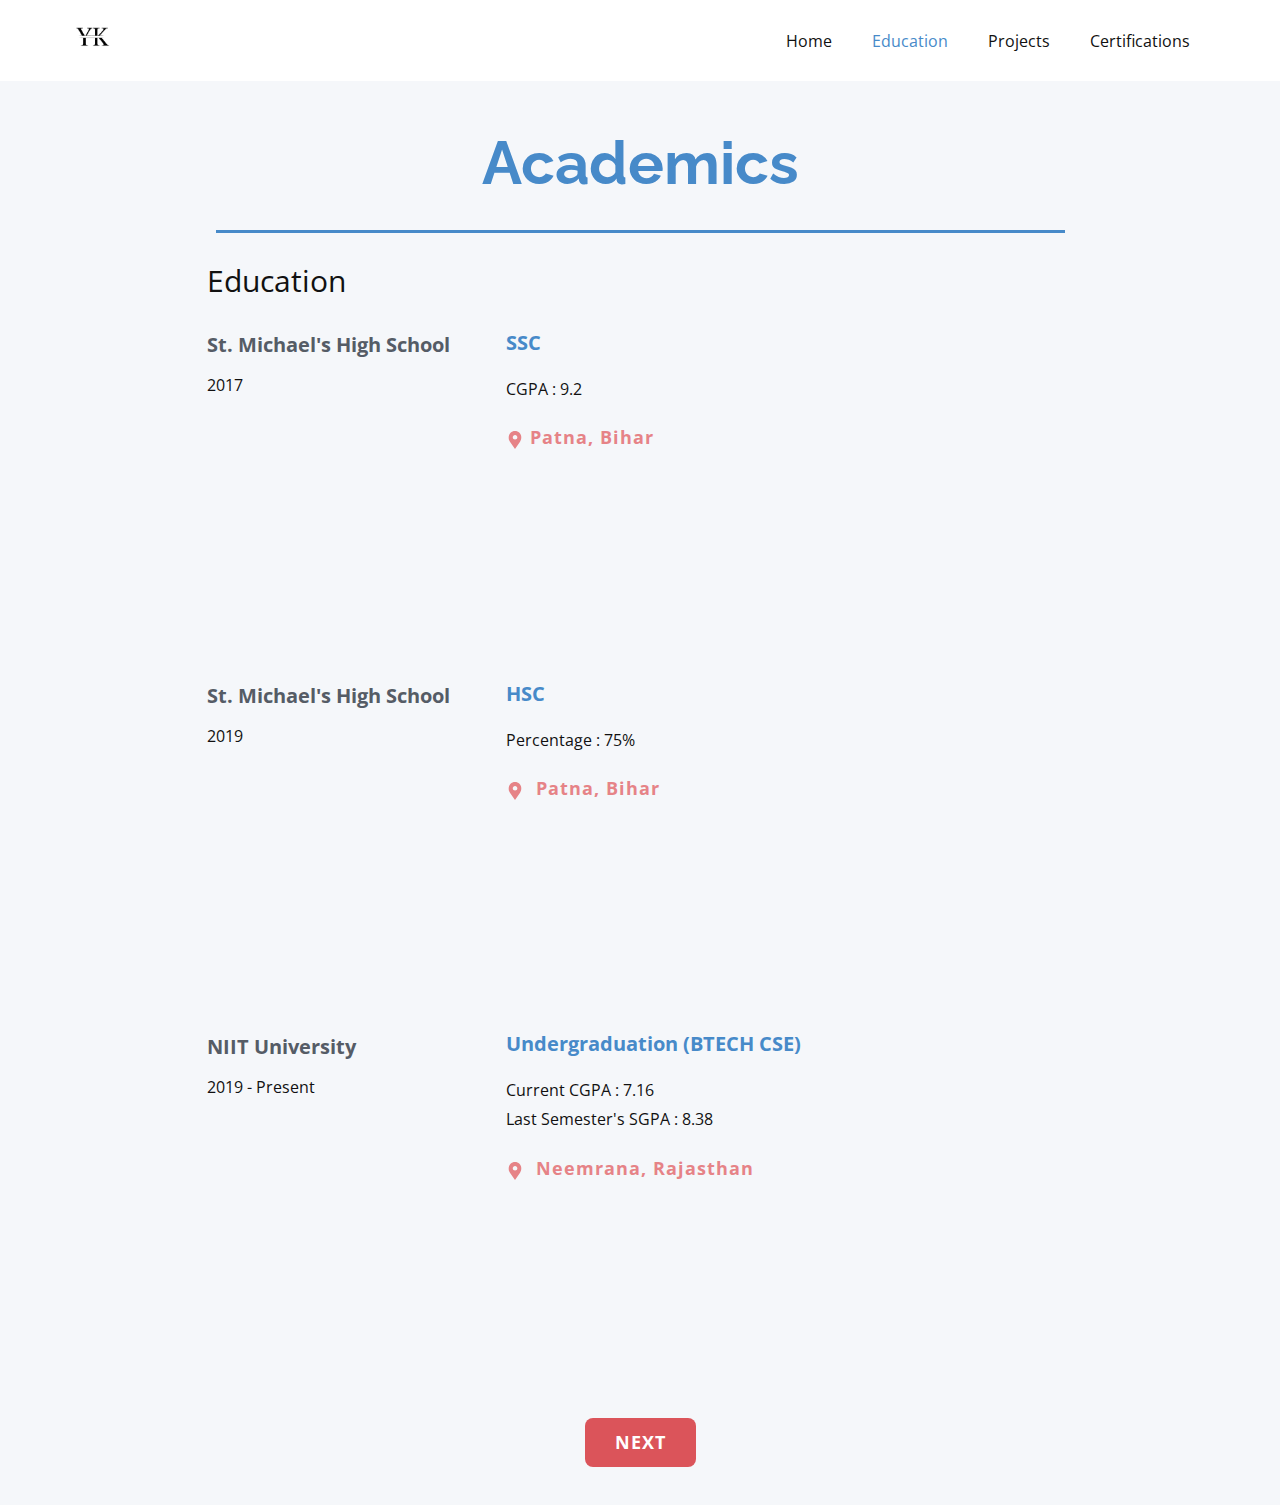
<file: Education.html>
<!DOCTYPE html>
<html style="font-size: 16px;">
  
<head>
    <meta name="viewport" content="width=device-width, initial-scale=1.0">
    <meta charset="utf-8">
    <meta name="keywords" content="Academics">
    <meta name="description" content="">
    <meta name="page_type" content="np-template-header-footer-from-plugin">
    <title>Education</title>
    <link rel="stylesheet" href="nicepage.css" media="screen">
<link rel="stylesheet" href="Education.css" media="screen">
    <script class="u-script" type="text/javascript" src="jquery.js" defer=""></script>
    <script class="u-script" type="text/javascript" src="nicepage.js" defer=""></script>
    <meta name="generator" content="Nicepage 3.21.0, nicepage.com">
    <link id="u-theme-google-font" rel="stylesheet" href="https://fonts.googleapis.com/css?family=Roboto:100,100i,300,300i,400,400i,500,500i,700,700i,900,900i|Open+Sans:300,300i,400,400i,600,600i,700,700i,800,800i">
    <link id="u-page-google-font" rel="stylesheet" href="https://fonts.googleapis.com/css?family=Raleway:100,100i,200,200i,300,300i,400,400i,500,500i,600,600i,700,700i,800,800i,900,900i">
    
    
    
    
    <script type="application/ld+json">{
		"@context": "http://schema.org",
		"@type": "Organization",
		"name": "",
		"logo": "images/logoyk_Final.png"
}</script>
    <meta name="theme-color" content="#478ac9">
    <meta property="og:title" content="Education">
    <meta property="og:type" content="website">
  </head>
  <body class="u-body u-overlap"><header class="u-clearfix u-header u-sticky u-white u-header" id="sec-23e6"><div class="u-clearfix u-sheet u-sheet-1">
        <a href="Home.html" data-page-id="53923164" class="u-image u-logo u-image-1" data-image-width="500" data-image-height="500" title="Home">
          <img src="images/logoyk_Final.png" class="u-logo-image u-logo-image-1">
        </a>
        <nav class="u-menu u-menu-dropdown u-offcanvas u-menu-1">
          <div class="menu-collapse" style="font-size: 1rem; letter-spacing: 0px;">
            <a class="u-button-style u-custom-left-right-menu-spacing u-custom-padding-bottom u-custom-top-bottom-menu-spacing u-nav-link u-text-active-palette-1-base u-text-hover-palette-2-base" href="#">
              <svg><use xmlns:xlink="http://www.w3.org/1999/xlink" xlink:href="#menu-hamburger"></use></svg>
              <svg version="1.1" xmlns="http://www.w3.org/2000/svg" xmlns:xlink="http://www.w3.org/1999/xlink"><defs><symbol id="menu-hamburger" viewBox="0 0 16 16" style="width: 16px; height: 16px;"><rect y="1" width="16" height="2"></rect><rect y="7" width="16" height="2"></rect><rect y="13" width="16" height="2"></rect>
</symbol>
</defs></svg>
            </a>
          </div>
          <div class="u-custom-menu u-nav-container">
            <ul class="u-nav u-unstyled u-nav-1"><li class="u-nav-item"><a class="u-button-style u-nav-link u-text-active-palette-1-base u-text-hover-palette-2-base" href="Home.html" style="padding: 10px 20px;">Home</a>
</li><li class="u-nav-item"><a class="u-button-style u-nav-link u-text-active-palette-1-base u-text-hover-palette-2-base" href="Education.html" style="padding: 10px 20px;">Education</a>
</li><li class="u-nav-item"><a class="u-button-style u-nav-link u-text-active-palette-1-base u-text-hover-palette-2-base" href="Projects.html" style="padding: 10px 20px;">Projects</a> 
</li><li class="u-nav-item"><a class="u-button-style u-nav-link u-text-active-palette-1-base u-text-hover-palette-2-base" href="Certifications.html" style="padding: 10px 20px;">Certifications</a>
</li></ul>
          </div>
          <div class="u-custom-menu u-nav-container-collapse">
            <div class="u-black u-container-style u-inner-container-layout u-opacity u-opacity-95 u-sidenav">
              <div class="u-sidenav-overflow">
                <div class="u-menu-close"></div>
                <ul class="u-align-center u-nav u-popupmenu-items u-unstyled u-nav-2"><li class="u-nav-item"><a class="u-button-style u-nav-link" href="Home.html" style="padding: 10px 20px;">Home</a>
</li><li class="u-nav-item"><a class="u-button-style u-nav-link" href="Education.html" style="padding: 10px 20px;">Education</a>
</li><li class="u-nav-item"><a class="u-button-style u-nav-link" href="Projects.html" style="padding: 10px 20px;">Projects</a>
</li><li class="u-nav-item"><a class="u-button-style u-nav-link" href="Certifications.html" style="padding: 10px 20px;">Certifications</a>
</li></ul>
              </div>
            </div>
            <div class="u-black u-menu-overlay u-opacity u-opacity-70"></div>
          </div>
        </nav>
      </div></header> 
    <section class="u-align-center-lg u-align-center-md u-align-center-xl u-align-left-sm u-align-left-xs u-clearfix u-palette-5-light-3 u-section-1" id="sec-a408">
      <div class="u-clearfix u-sheet u-sheet-1">
        <h1 class="u-text u-text-palette-1-base u-text-1">Academics</h1>
        <div class="u-border-3 u-border-palette-1-base u-line u-line-horizontal u-line-1"></div>
        <h3 class="u-align-left-lg u-align-left-md u-align-left-xl u-custom-font u-text u-text-font u-text-2">Education</h3>
        <div class="u-list u-list-1">
          <div class="u-repeater u-repeater-1">
            <div class="u-align-left u-container-style u-list-item u-repeater-item">
              <div class="u-container-layout u-similar-container u-container-layout-5">
                <h5 class="u-custom-font u-text u-text-default u-text-font u-text-palette-5-dark-2 u-text-11">St. Michael's High School&nbsp;</h5>
                <p class="u-text u-text-12">2017</p>
                <div class="u-container-style u-group u-shape-rectangle u-group-3">
                  <div class="u-container-layout u-valign-top u-container-layout-6">
                    <h5 class="u-custom-font u-text u-text-font u-text-palette-1-base u-text-13">SSC</h5>
                    <p class="u-text u-text-14">CGPA : 9.2&nbsp;</p>
                    <a href="https://www.google.com/maps/place/St.+Michael's+High+School,+Patna/@25.643446,85.1005194,17z/data=!4m12!1m6!3m5!1s0x39ed5763a07e8e91:0x329a10b7a01d7e4f!2sSt.+Michael's+High+School,+Patna!8m2!3d25.643446!4d85.1026794!3m4!1s0x39ed5763a07e8e91:0x329a10b7a01d7e4f!8m2!3d25.643446!4d85.1026794" class="u-active-none u-btn u-button-style u-hover-none u-none u-text-palette-2-light-1 u-btn-3"><span class="u-icon u-icon-3"><svg class="u-svg-content" viewBox="0 0 54.757 54.757" x="0px" y="0px" style="width: 1em; height: 1em;"><path d="M40.94,5.617C37.318,1.995,32.502,0,27.38,0c-5.123,0-9.938,1.995-13.56,5.617c-6.703,6.702-7.536,19.312-1.804,26.952
                      L27.38,54.757L42.721,32.6C48.476,24.929,47.643,12.319,40.94,5.617z M27.557,26c-3.859,0-7-3.141-7-7s3.141-7,7-7s7,3.141,7,7
                      S31.416,26,27.557,26z"></svg><img></span> Patna, Bihar
                    </a>
                  </div>
                </div>
              </div>
            </div>
            <div class="u-align-left u-container-style u-list-item u-repeater-item">
              <div class="u-container-layout u-similar-container u-container-layout-7">
                <h5 class="u-custom-font u-text u-text-default u-text-font u-text-palette-5-dark-2 u-text-15">St. Michael's High School&nbsp;</h5>
                <p class="u-text u-text-16">2019</p>
                <div class="u-container-style u-group u-shape-rectangle u-group-4">
                  <div class="u-container-layout u-valign-top u-container-layout-8">
                    <h5 class="u-custom-font u-text u-text-font u-text-palette-1-base u-text-17">HSC</h5>
                    <p class="u-text u-text-18">Percentage : 75%</p>
                    <a href="https://www.google.com/maps/place/St.+Michael's+High+School,+Patna/@25.643446,85.1005194,17z/data=!4m12!1m6!3m5!1s0x39ed5763a07e8e91:0x329a10b7a01d7e4f!2sSt.+Michael's+High+School,+Patna!8m2!3d25.643446!4d85.1026794!3m4!1s0x39ed5763a07e8e91:0x329a10b7a01d7e4f!8m2!3d25.643446!4d85.1026794" class="u-active-none u-btn u-button-style u-hover-none u-none u-text-palette-2-light-1 u-btn-4"><span class="u-icon u-icon-4"><svg class="u-svg-content" viewBox="0 0 54.757 54.757" x="0px" y="0px" style="width: 1em; height: 1em;"><path d="M40.94,5.617C37.318,1.995,32.502,0,27.38,0c-5.123,0-9.938,1.995-13.56,5.617c-6.703,6.702-7.536,19.312-1.804,26.952
                      L27.38,54.757L42.721,32.6C48.476,24.929,47.643,12.319,40.94,5.617z M27.557,26c-3.859,0-7-3.141-7-7s3.141-7,7-7s7,3.141,7,7
                      S31.416,26,27.557,26z"></svg><img></span> &nbsp;Patna, Bihar
                    </a>
                  </div>
                </div>
              </div>
            </div>
            <div class="u-align-left u-container-style u-list-item u-repeater-item">
              <div class="u-container-layout u-similar-container u-container-layout-9">
                <h5 class="u-custom-font u-text u-text-default u-text-font u-text-palette-5-dark-2 u-text-19">NIIT University</h5>
                <p class="u-text u-text-20">2019 - Present</p>
                <div class="u-container-style u-group u-shape-rectangle u-group-5">
                  <div class="u-container-layout u-valign-top u-container-layout-10">
                    <h5 class="u-custom-font u-text u-text-font u-text-palette-1-base u-text-21">Undergraduation (BTECH CSE)</h5>
                    <p class="u-text u-text-22">Current CGPA : 7.16<br>Last Semester's SGPA : 8.38
                    </p>
                    <a href="https://www.google.com/maps/place/NIIT+University/@27.9613937,76.399286,17z/data=!3m1!4b1!4m5!3m4!1s0x396db6d381bd8a09:0x5cd01de55b1d2c65!8m2!3d27.9613937!4d76.4014747" class="u-active-none u-btn u-button-style u-hover-none u-none u-text-palette-2-light-1 u-btn-5"><span class="u-icon u-icon-5"><svg class="u-svg-content" viewBox="0 0 54.757 54.757" x="0px" y="0px" style="width: 1em; height: 1em;"><path d="M40.94,5.617C37.318,1.995,32.502,0,27.38,0c-5.123,0-9.938,1.995-13.56,5.617c-6.703,6.702-7.536,19.312-1.804,26.952
	L27.38,54.757L42.721,32.6C48.476,24.929,47.643,12.319,40.94,5.617z M27.557,26c-3.859,0-7-3.141-7-7s3.141-7,7-7s7,3.141,7,7
	S31.416,26,27.557,26z"></path></svg><img></span> &nbsp;Neemrana, Rajasthan
                    </a>
                  </div>
                </div>
              </div>
            </div>
          </div>
        </div>
        <a href="Projects.html" data-page-id="23265505" class="u-active-palette-1-base u-btn u-btn-round u-button-style u-hover-palette-1-base u-palette-2-base u-radius-8 u-text-active-white u-text-body-alt-color u-text-hover-white u-btn-6">Next</a>
      </div>
    </section>
    <style class="u-overlap-style">.u-overlap:not(.u-sticky-scroll) .u-header {
background-color: #ffffff !important
}</style>
    
    
    
<span style="height: 64px; width: 64px; margin-left: 0px; margin-right: auto; margin-top: 0px; background-image: none; right: 20px; bottom: 20px" class="u-back-to-top u-icon u-icon-circle u-opacity u-opacity-85 u-palette-1-base u-spacing-15" data-href="#">
        <svg class="u-svg-link" preserveAspectRatio="xMidYMin slice" viewBox="0 0 551.13 551.13"><use xmlns:xlink="http://www.w3.org/1999/xlink" xlink:href="#svg-1d98"></use></svg>
        <svg class="u-svg-content" enable-background="new 0 0 551.13 551.13" viewBox="0 0 551.13 551.13" xmlns="http://www.w3.org/2000/svg" id="svg-1d98"><path d="m275.565 189.451 223.897 223.897h51.668l-275.565-275.565-275.565 275.565h51.668z"></path></svg>
    </span>
  </body>

</html>
</file>
